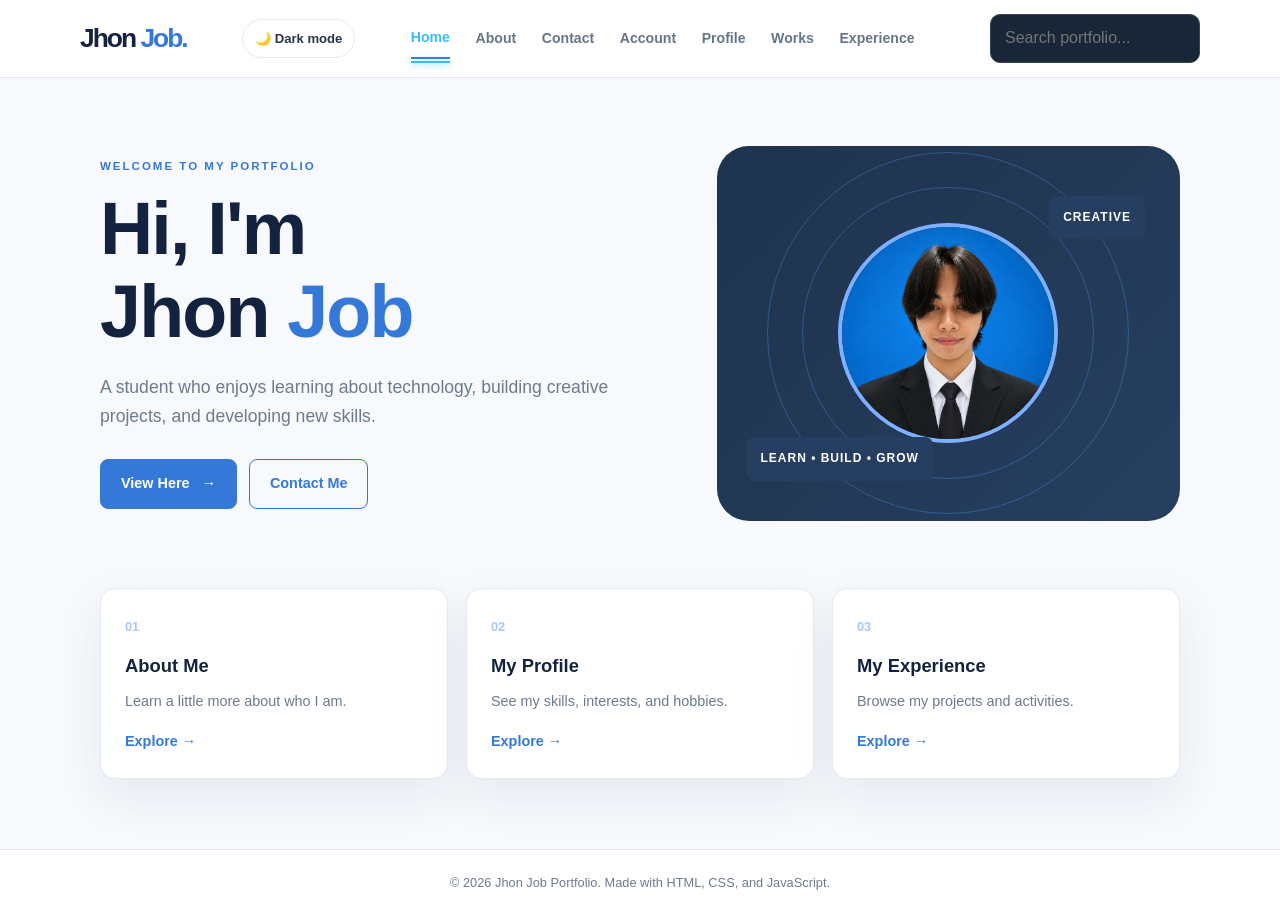
<file: index.html>
<!DOCTYPE html>
<html lang="en">
<head>
  <meta charset="UTF-8">
  <meta name="viewport" content="width=device-width, initial-scale=1.0">
  <link rel="icon" type="image/png" href="images/logo1.png">
  <title>Home | Jhon Job Portfolio</title>
  <link rel="stylesheet" href="styles.css">
  <script src="script.js" defer></script>
</head>
<body>
  <header class="site-header">
    <a class="logo" href="index.html">Jhon <span>Job.</span></a>
    <button class="menu-toggle" aria-label="Toggle navigation" aria-expanded="false">☰</button>
    <nav class="nav-links">
      <a class="active" href="index.html">Home</a>
      <a href="about.html">About</a>
      <a href="contact.html">Contact</a>
      <a href="account.html">Account</a>
      <a href="profile.html">Profile</a>
      <a href="works.html">Works</a>
      <a href="experience.html">Experience</a>
    </nav>
    <div class="global-search">
    <input
        type="search"
        id="siteSearch"
        placeholder="Search portfolio..."
        aria-label="Search portfolio"
    >
    <div id="searchResults" class="search-results"></div>
</div>
  </header>
  <main class="hero page-wrap">
    <div class="hero-copy">
      <p class="eyebrow">WELCOME TO MY PORTFOLIO</p>
      <h1>Hi, I'm <br>Jhon<span> Job</span></h1>
      <p class="lead">A student who enjoys learning about technology, building creative projects, and developing new skills.</p>
      <div class="button-row">
        <a class="button" href="about.html">View Here <span aria-hidden="true">→</span></a>
        <a class="button button-outline" href="contact.html">Contact Me</a>
      </div>
    </div>
   
<div class="hero-image">
    <img src="images/Profile.jpg" alt="My Profile Photo" class="profile-photo">
    <span class="creative-tag">CREATIVE</span>
    <span class="learn-tag">LEARN • BUILD • GROW</span>
</div>

  </main>
  <section class="quick-links page-wrap">
    <article class="mini-card"><span class="card-number">01</span><h2>About Me</h2><p>Learn a little more about who I am.</p><a href="about.html">Explore →</a></article>
    <article class="mini-card"><span class="card-number">02</span><h2>My Profile</h2><p>See my skills, interests, and hobbies.</p><a href="profile.html">Explore →</a></article>
    <article class="mini-card"><span class="card-number">03</span><h2>My Experience</h2><p>Browse my projects and activities.</p><a href="experience.html">Explore →</a></article>
  </section>
  <footer class="site-footer"><p>© <span class="year"></span> Jhon Job Portfolio. Made with HTML, CSS, and JavaScript.</p></footer>
</body>
</html>
</file>
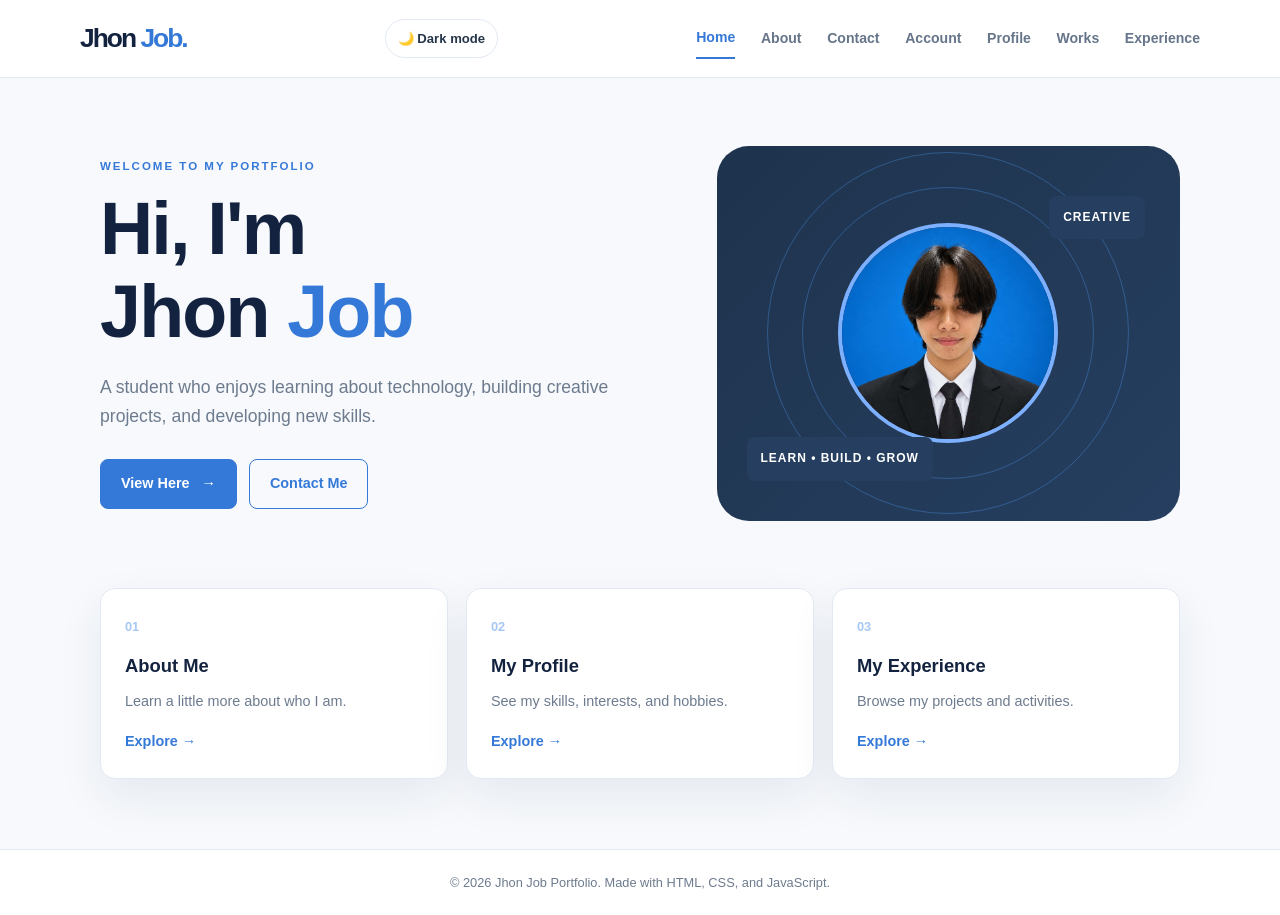
<file: jhon_portfolio_dark_light_mode (1)/jhon_portfolio_7_pages/index.html>
<!DOCTYPE html>
<html lang="en">
<head>
  <meta charset="UTF-8">
  <meta name="viewport" content="width=device-width, initial-scale=1.0">
  <link rel="icon" type="image/png" href="images/logo1.png">
  <title>Home | Jhon Job Portfolio</title>
  <link rel="stylesheet" href="styles.css">
  <script src="script.js" defer></script>
</head>
<body>
  <header class="site-header">
    <a class="logo" href="index.html">Jhon <span>Job.</span></a>
    <button class="menu-toggle" aria-label="Toggle navigation" aria-expanded="false">☰</button>
    <nav class="nav-links">
      <a class="active" href="index.html">Home</a>
      <a href="about.html">About</a>
      <a href="contact.html">Contact</a>
      <a href="account.html">Account</a>
      <a href="profile.html">Profile</a>
      <a href="works.html">Works</a>
      <a href="experience.html">Experience</a>
    </nav>
  </header>
  <main class="hero page-wrap">
    <div class="hero-copy">
      <p class="eyebrow">WELCOME TO MY PORTFOLIO</p>
      <h1>Hi, I'm <br>Jhon<span> Job</span></h1>
      <p class="lead">A student who enjoys learning about technology, building creative projects, and developing new skills.</p>
      <div class="button-row">
        <a class="button" href="about.html">View Here <span aria-hidden="true">→</span></a>
        <a class="button button-outline" href="contact.html">Contact Me</a>
      </div>
    </div>
   
<div class="hero-image">
    <img src="images/Profile.jpg" alt="My Profile Photo" class="profile-photo">
    <span class="creative-tag">CREATIVE</span>
    <span class="learn-tag">LEARN • BUILD • GROW</span>
</div>

  </main>
  <section class="quick-links page-wrap">
    <article class="mini-card"><span class="card-number">01</span><h2>About Me</h2><p>Learn a little more about who I am.</p><a href="about.html">Explore →</a></article>
    <article class="mini-card"><span class="card-number">02</span><h2>My Profile</h2><p>See my skills, interests, and hobbies.</p><a href="profile.html">Explore →</a></article>
    <article class="mini-card"><span class="card-number">03</span><h2>My Experience</h2><p>Browse my projects and activities.</p><a href="experience.html">Explore →</a></article>
  </section>
  <footer class="site-footer"><p>© <span class="year"></span> Jhon Job Portfolio. Made with HTML, CSS, and JavaScript.</p></footer>
</body>
</html>
</file>
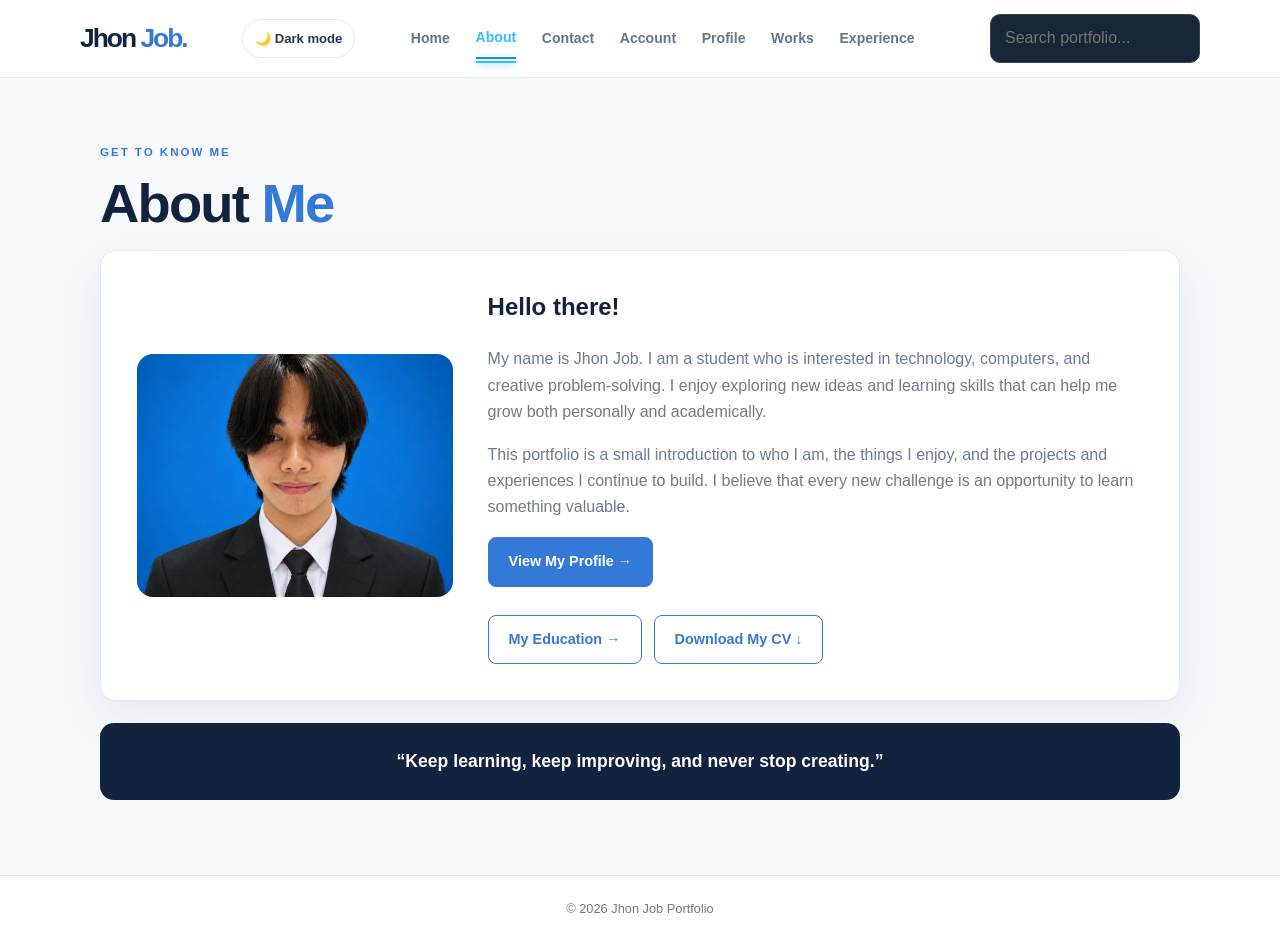
<file: about.html>
<!DOCTYPE html>
<html lang="en">
<head>
  <meta charset="UTF-8"><meta name="viewport" content="width=device-width, initial-scale=1.0">
  <link rel="icon" type="image/png" href="images/logo1.png">
  <title>About | Jhon Job Portfolio</title><link rel="stylesheet" href="styles.css"><script src="script.js" defer></script>
</head>
<body>
  <header class="site-header"><a class="logo" href="index.html">Jhon <span>Job.</span></a><button class="menu-toggle" aria-label="Toggle navigation" aria-expanded="false">☰</button>
    <nav class="nav-links"><a href="index.html">Home</a><a class="active" href="about.html">About</a><a href="contact.html">Contact</a><a href="account.html">Account</a><a href="profile.html">Profile</a><a href="works.html">Works</a><a href="experience.html">Experience</a></nav>
  <div class="global-search">
    <input
        type="search"
        id="siteSearch"
        placeholder="Search portfolio..."
        aria-label="Search portfolio"
    >
    <div id="searchResults" class="search-results"></div>
</div>
  </header>
  <main class="page-wrap page-content">
    <p class="eyebrow">GET TO KNOW ME</p><h1 class="page-title">About <span>Me</span></h1>
    <section class="content-panel about-layout">
     
<div class="about-image">
    <img
        src="images/Profile.jpg"
        alt="Jhon Job's photo"
        class="about-profile-photo"
    />
</div>
      <div><h2>Hello there!</h2><p>My name is Jhon Job. I am a student who is interested in technology, computers, and creative problem-solving. I enjoy exploring new ideas and learning skills that can help me grow both personally and academically.</p>
      <p>This portfolio is a small introduction to who I am, the things I enjoy, and the projects and experiences I continue to build. I believe that every new challenge is an opportunity to learn something valuable.</p>
      <a class="button" href="profile.html">View My Profile →</a>
    <div class="button-row">
    <a class="button button-outline" href="education.html">
        My Education →
    </a>

    <a class="button button-outline"
       href="files/Jhon-Job-Perfinan-CV.pdf"
       download>
        Download My CV ↓
    </a>
</div>
      
    </section>
    <section class="quote-panel"><p>“Keep learning, keep improving, and never stop creating.”</p></section>
  </main>
  <footer class="site-footer"><p>© <span class="year"></span> Jhon Job Portfolio</p></footer>
</body>
</html>
</file>
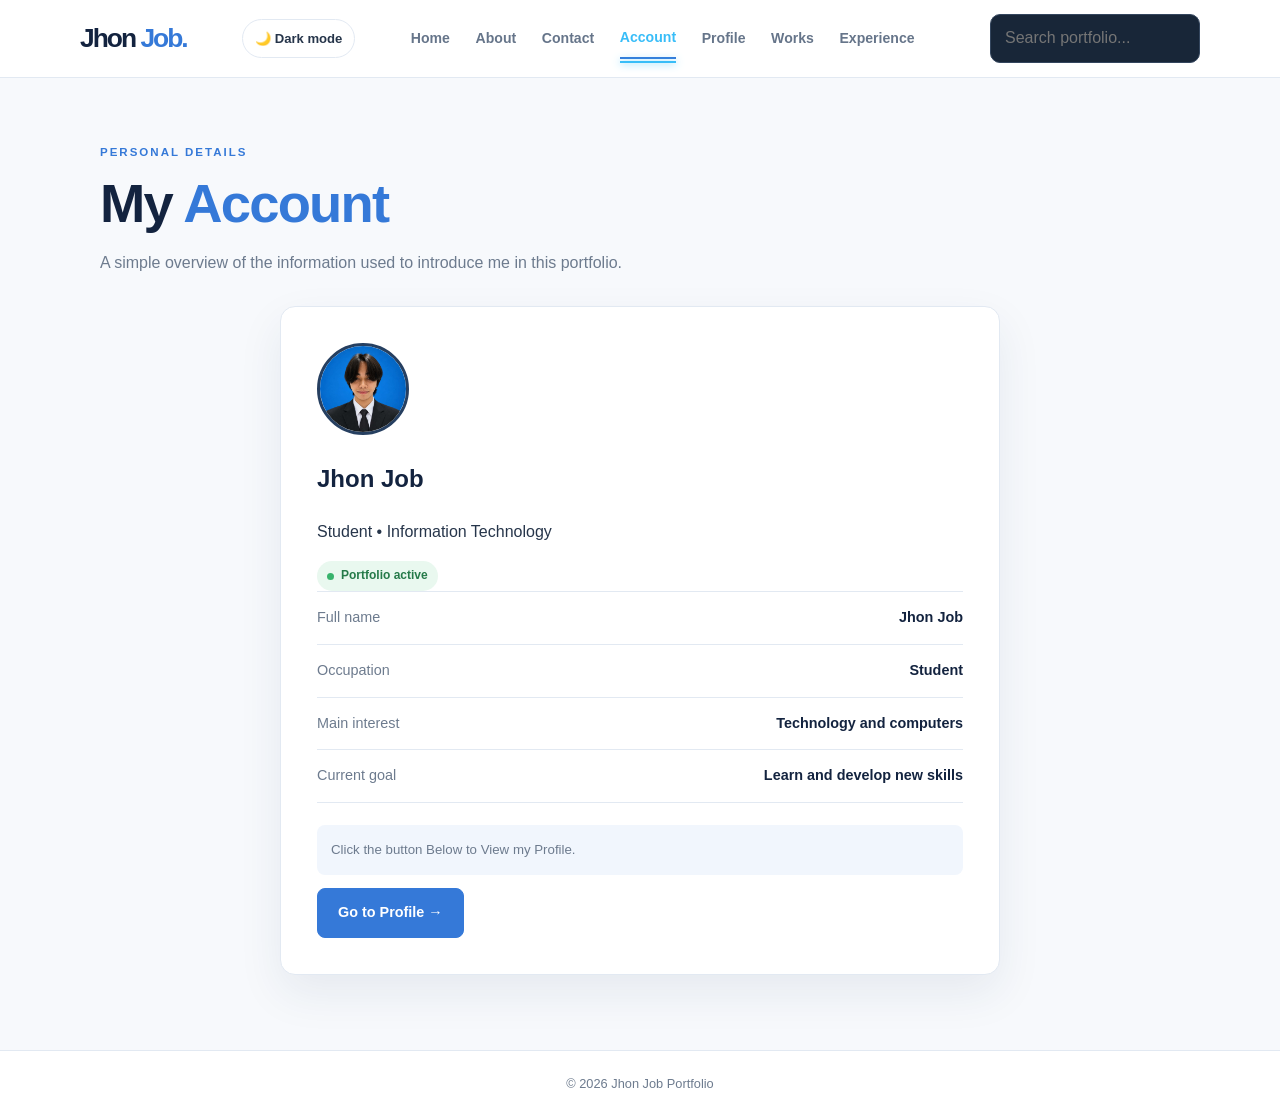
<file: account.html>
<!DOCTYPE html>
<html lang="en">
<head>
  <meta charset="UTF-8"><meta name="viewport" content="width=device-width, initial-scale=1.0">
  <link rel="icon" type="image/png" href="images/logo1.png">
  <title>Account | Jhon Job Portfolio</title><link rel="stylesheet" href="styles.css"><script src="script.js" defer></script>
</head>
<body>
  <header class="site-header"><a class="logo" href="index.html">Jhon <span>Job.</span></a><button class="menu-toggle" aria-label="Toggle navigation" aria-expanded="false">☰</button>
    <nav class="nav-links"><a href="index.html">Home</a><a href="about.html">About</a><a href="contact.html">Contact</a><a class="active" href="account.html">Account</a><a href="profile.html">Profile</a><a href="works.html">Works</a><a href="experience.html">Experience</a></nav>
  <div class="global-search">
    <input
        type="search"
        id="siteSearch"
        placeholder="Search portfolio..."
        aria-label="Search portfolio"
    >
    <div id="searchResults" class="search-results"></div>
</div>
  </header>
  <main class="page-wrap page-content">
    <p class="eyebrow">PERSONAL DETAILS</p><h1 class="page-title">My <span>Account</span></h1>
    <p class="page-intro">A simple overview of the information used to introduce me in this portfolio.</p>
    <section class="content-panel account-card">
      
<img
    src="images/Profile.jpg"
    alt="Jhon Job's profile photo"
    class="account-avatar"
/>
<h2>Jhon Job</h2><p>Student • Information Technology</p><span class="status-pill"><span></span> Portfolio active</span></div>
      <div class="detail-list">
        <div class="detail-row"><span>Full name</span><strong>Jhon Job</strong></div>
        <div class="detail-row"><span>Occupation</span><strong>Student</strong></div>
        <div class="detail-row"><span>Main interest</span><strong>Technology and computers</strong></div>
        <div class="detail-row"><span>Current goal</span><strong>Learn and develop new skills</strong></div>
      </div>
      <p class="privacy-note">Click the button Below to View my Profile.</p>
      <a class="button" href="profile.html">Go to Profile →</a>
    </section>
  </main>
  <footer class="site-footer"><p>© <span class="year"></span> Jhon Job Portfolio</p></footer>
</body>
</html>
</file>
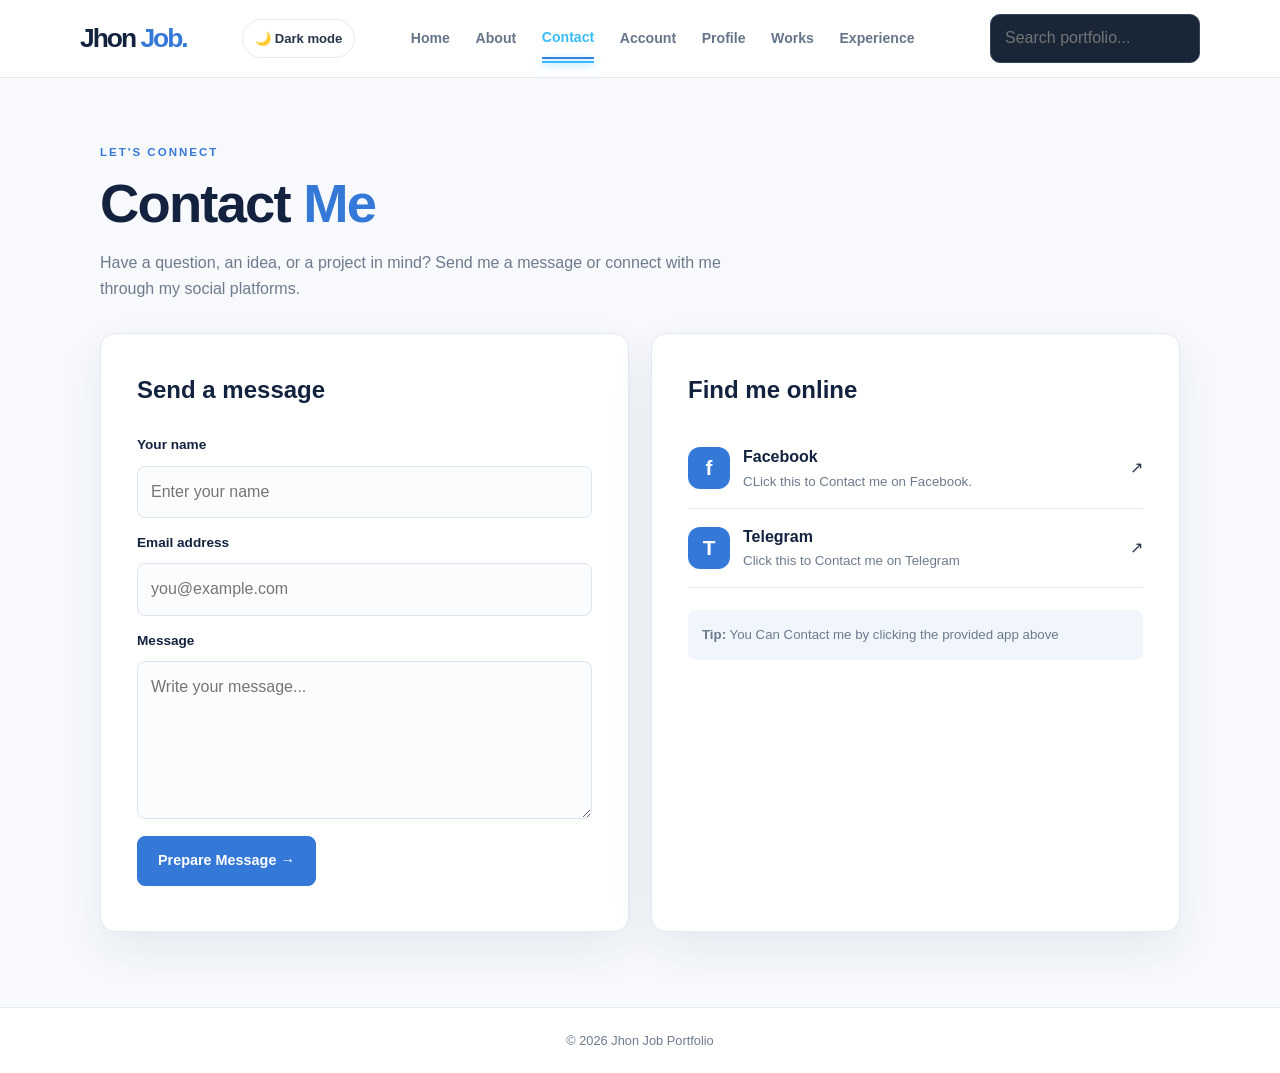
<file: contact.html>
<!DOCTYPE html>
<html lang="en">
<head>
  <meta charset="UTF-8"><meta name="viewport" content="width=device-width, initial-scale=1.0">
  <link rel="icon" type="image/png" href="images/logo1.png">
  <title>Contact | Jhon Job Portfolio</title><link rel="stylesheet" href="styles.css"><script src="script.js" defer></script>
</head>
<body>
  <header class="site-header"><a class="logo" href="index.html">Jhon <span>Job.</span></a><button class="menu-toggle" aria-label="Toggle navigation" aria-expanded="false">☰</button>
    <nav class="nav-links"><a href="index.html">Home</a><a href="about.html">About</a><a class="active" href="contact.html">Contact</a><a href="account.html">Account</a><a href="profile.html">Profile</a><a href="works.html">Works</a><a href="experience.html">Experience</a></nav>
  <div class="global-search">
    <input
        type="search"
        id="siteSearch"
        placeholder="Search portfolio..."
        aria-label="Search portfolio"
    >
    <div id="searchResults" class="search-results"></div>
</div>
  </header>
  <main class="page-wrap page-content">
    <p class="eyebrow">LET'S CONNECT</p><h1 class="page-title">Contact <span>Me</span></h1>
    <p class="page-intro">Have a question, an idea, or a project in mind? Send me a message or connect with me through my social platforms.</p>
    <div class="contact-grid">
      <section class="content-panel">
        <h2>Send a message</h2>
        <form id="contact-form">
          <label for="name">Your name</label><input id="name" name="name" type="text" placeholder="Enter your name" required>
          <label for="email">Email address</label><input id="email" name="email" type="email" placeholder="you@example.com" required>
          <label for="message">Message</label><textarea id="message" name="message" rows="5" placeholder="Write your message..." required></textarea>
          <button class="button" type="submit">Prepare Message →</button>
          <p class="form-note" id="form-note" aria-live="polite"></p>
        </form>
      </section>
      <section class="content-panel social-panel">
        <h2>Find me online</h2>
        <a class="social-link" href="https://www.facebook.com/jhonjob.perfinan" target="_blank" rel="noopener noreferrer"><span class="social-icon">f</span><span><strong>Facebook</strong><small>CLick this to Contact me on Facebook.</small></span><span>↗</span></a>
        <a class="social-link" href="https://t.me/not_kirit" target="_blank" rel="noopener noreferrer"><span class="social-icon">T</span><span><strong>Telegram</strong><small>Click this to Contact me on Telegram</small></span><span>↗</span></a>
        <div class="contact-tip"><strong>Tip:</strong> You Can Contact me by clicking the provided app above</div>
      </section>
    </div>
  </main>
  <footer class="site-footer"><p>© <span class="year"></span> Jhon Job Portfolio</p></footer>
</body>
</html>
</file>
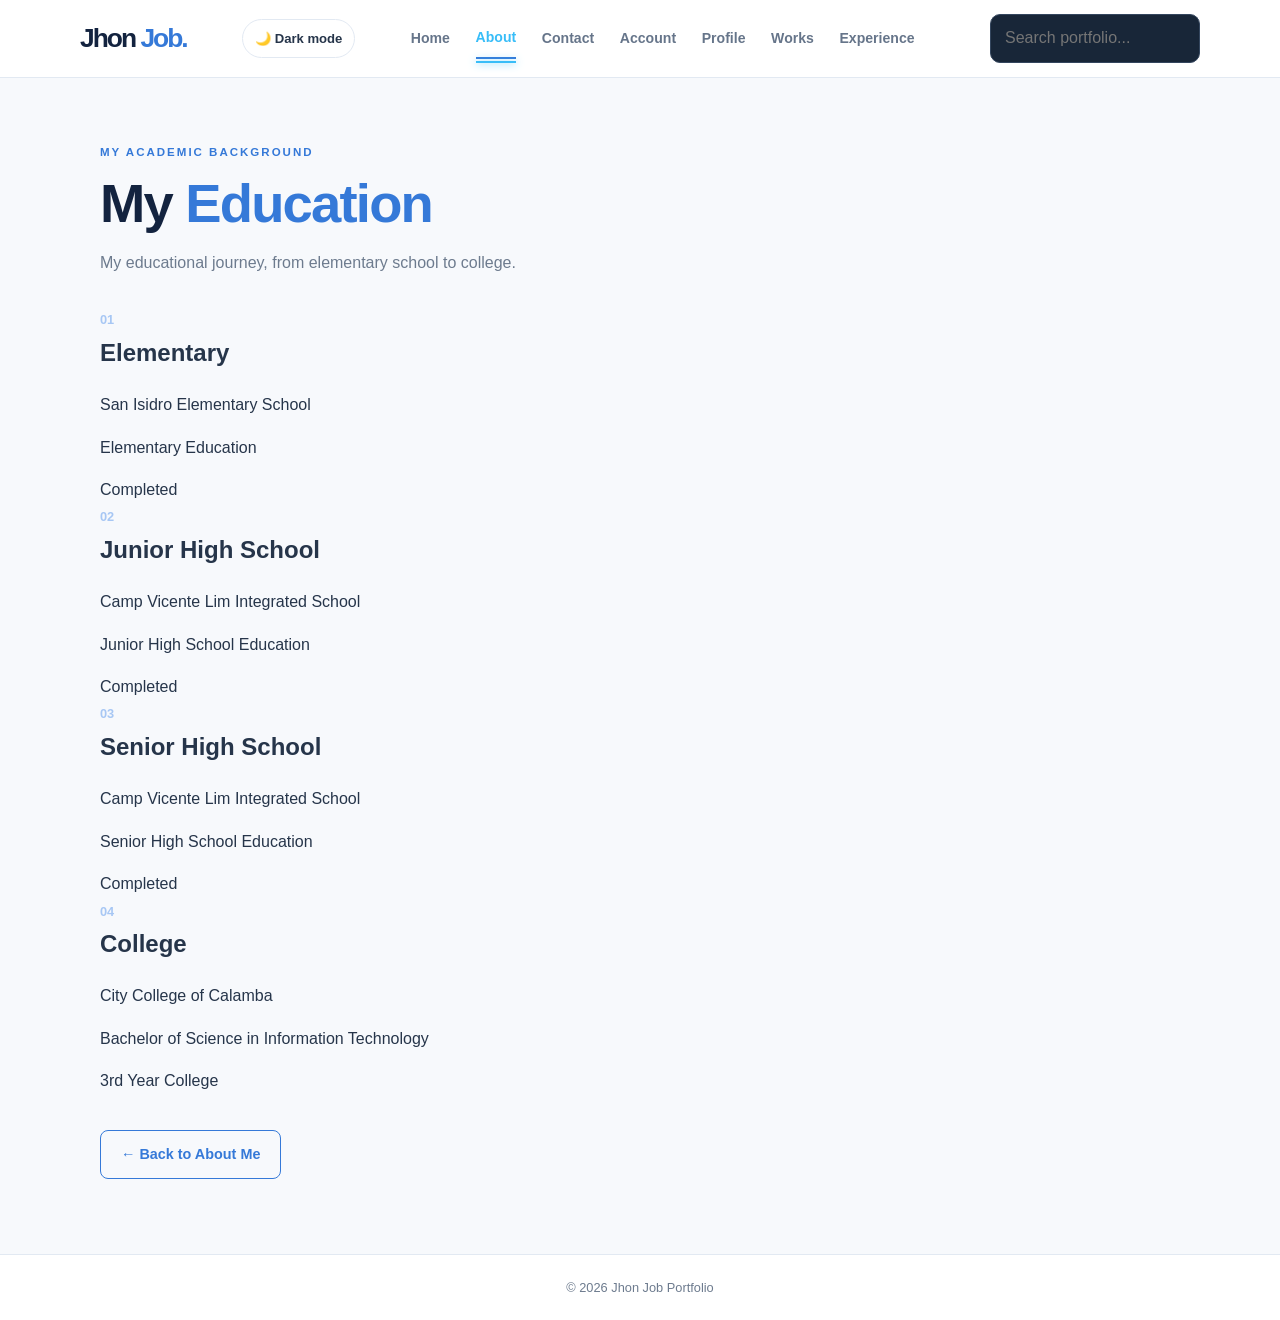
<file: education.html>
<!DOCTYPE html>
<html lang="en">
<head>
    <meta charset="UTF-8">
    <meta name="viewport" content="width=device-width, initial-scale=1.0">
    <link rel="icon" type="image/png" href="images/logo1.png">
    <title>Education | Jhon Job Portfolio</title>
    <link rel="stylesheet" href="styles.css">
    <script src="script.js" defer></script>
</head>

<body>

<header class="site-header">
    <a class="logo" href="index.html">Jhon <span>Job.</span></a>

    <button class="menu-toggle"
        aria-label="Toggle navigation"
        aria-expanded="false">☰</button>

    <nav class="nav-links">
        <a href="index.html">Home</a>
        <a class="active" href="about.html">About</a>
        <a href="contact.html">Contact</a>
        <a href="account.html">Account</a>
        <a href="profile.html">Profile</a>
        <a href="works.html">Works</a>
        <a href="experience.html">Experience</a>
    </nav>
    <div class="global-search">
    <input
        type="search"
        id="siteSearch"
        placeholder="Search portfolio..."
        aria-label="Search portfolio"
    >
    <div id="searchResults" class="search-results"></div>
</div>
</header>

<main class="page-wrap page-content">

    <p class="eyebrow">MY ACADEMIC BACKGROUND</p>
    <h1 class="page-title">My <span>Education</span></h1>

    <p class="page-intro">
        My educational journey, from elementary school to college.
    </p>

    <section class="education-timeline">

        <article class="education-card">
            <span class="card-number">01</span>
            <h2>Elementary</h2>
            <p class="school-name">San Isidro Elementary School</p>
            <p>Elementary Education</p>
            <span class="education-status">Completed</span>
        </article>

        <article class="education-card">
            <span class="card-number">02</span>
            <h2>Junior High School</h2>
            <p class="school-name">Camp Vicente Lim Integrated School</p>
            <p>Junior High School Education</p>
            <span class="education-status">Completed</span>
        </article>

        <article class="education-card">
            <span class="card-number">03</span>
            <h2>Senior High School</h2>
            <p class="school-name">Camp Vicente Lim Integrated School</p>
            <p>Senior High School Education</p>
            <span class="education-status">Completed</span>
        </article>

        <article class="education-card">
            <span class="card-number">04</span>
            <h2>College</h2>
            <p class="school-name">City College of Calamba</p>
            <p>Bachelor of Science in Information Technology</p>
            <span class="education-status">3rd Year College</span>
        </article>

    </section>

    <div class="button-row" style="margin-top: 35px;">
        <a href="about.html" class="button button-outline">
            ← Back to About Me
        </a>
    </div>

</main>

<footer class="site-footer">
    <p>© <span class="year"></span> Jhon Job Portfolio</p>
</footer>

</body>
</html>
</file>
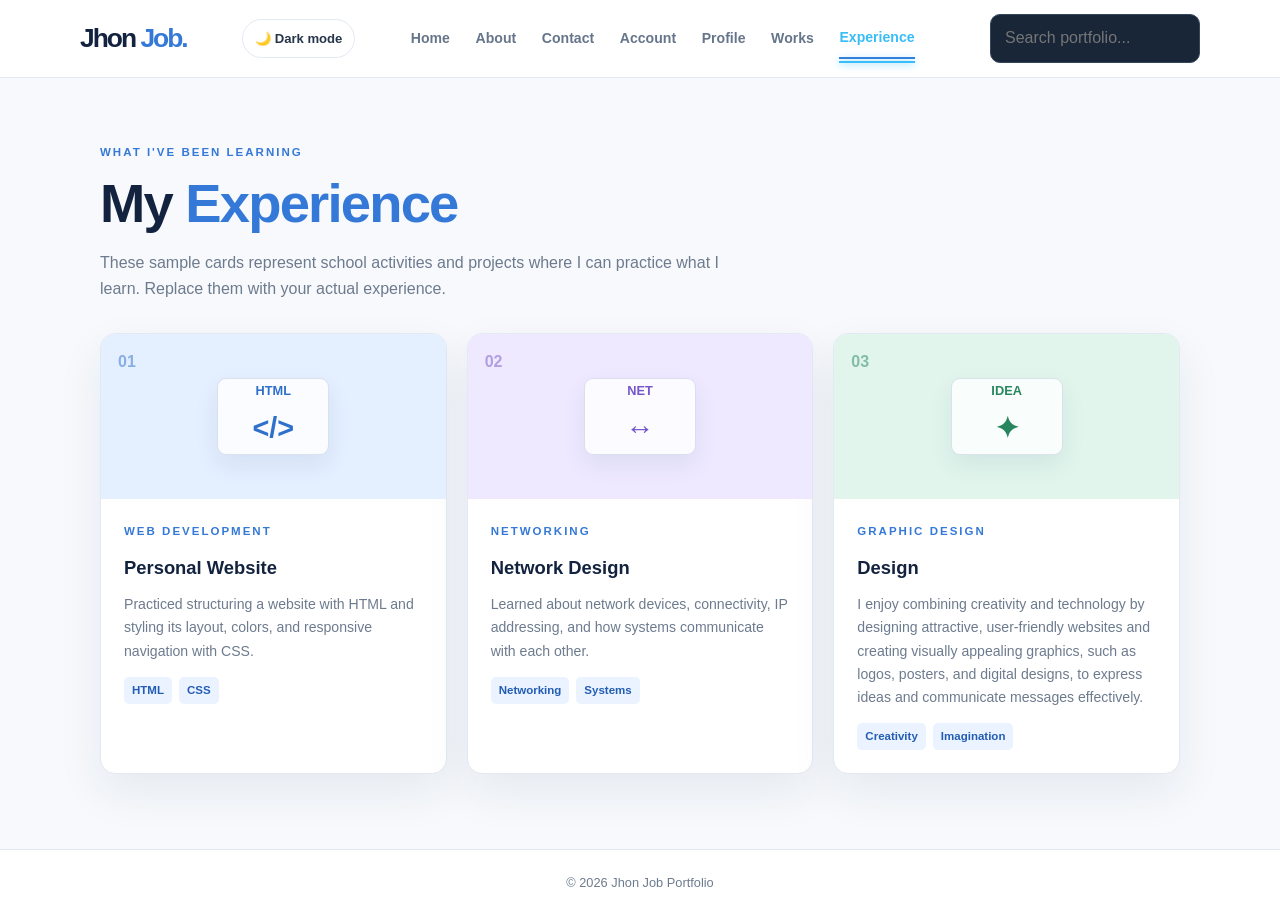
<file: experience.html>
<!DOCTYPE html>
<html lang="en">
<head>
  <meta charset="UTF-8"><meta name="viewport" content="width=device-width, initial-scale=1.0">
  <link rel="icon" type="image/png" href="images/logo1.png">
  <title>Experience | Jhon Job Portfolio</title><link rel="stylesheet" href="styles.css"><script src="script.js" defer></script>
</head>
<body>
  <header class="site-header"><a class="logo" href="index.html">Jhon <span>Job.</span></a><button class="menu-toggle" aria-label="Toggle navigation" aria-expanded="false">☰</button>
    <nav class="nav-links"><a href="index.html">Home</a><a href="about.html">About</a><a href="contact.html">Contact</a><a href="account.html">Account</a><a href="profile.html">Profile</a><a href="works.html">Works</a><a class="active" href="experience.html">Experience</a></nav>
  <div class="global-search">
    <input
        type="search"
        id="siteSearch"
        placeholder="Search portfolio..."
        aria-label="Search portfolio"
    >
    <div id="searchResults" class="search-results"></div>
</div>
  </header>
  <main class="page-wrap page-content">
    <p class="eyebrow">WHAT I'VE BEEN LEARNING</p><h1 class="page-title">My <span>Experience</span></h1>
    <p class="page-intro">These sample cards represent school activities and projects where I can practice what I learn. Replace them with your actual experience.</p>
    <section class="experience-grid">
      <article class="experience-card"><div class="experience-art art-blue"><span>01</span><div class="window-shape">HTML<br><b>&lt;/&gt;</b></div></div><div class="experience-body"><p class="eyebrow">WEB DEVELOPMENT</p><h2>Personal Website</h2><p>Practiced structuring a website with HTML and styling its layout, colors, and responsive navigation with CSS.</p><div class="tag-row"><span>HTML</span><span>CSS</span></div></div></article>
      <article class="experience-card"><div class="experience-art art-purple"><span>02</span><div class="window-shape">NET<br><b>↔</b></div></div><div class="experience-body"><p class="eyebrow">NETWORKING</p><h2>Network Design</h2><p>Learned about network devices, connectivity, IP addressing, and how systems communicate with each other.</p><div class="tag-row"><span>Networking</span><span>Systems</span></div></div></article>
      <article class="experience-card"><div class="experience-art art-green"><span>03</span><div class="window-shape">IDEA<br><b>✦</b></div></div><div class="experience-body"><p class="eyebrow">GRAPHIC DESIGN</p><h2>Design</h2><p>I enjoy combining creativity and technology by designing attractive, user-friendly websites and creating visually appealing graphics, such as logos, posters, and digital designs, to express ideas and communicate messages effectively.</p><div class="tag-row"><span>Creativity</span><span>Imagination</span></div></div></article>
    </section>
  </main>
  <footer class="site-footer"><p>© <span class="year"></span> Jhon Job Portfolio</p></footer>
</body>
</html>
</file>
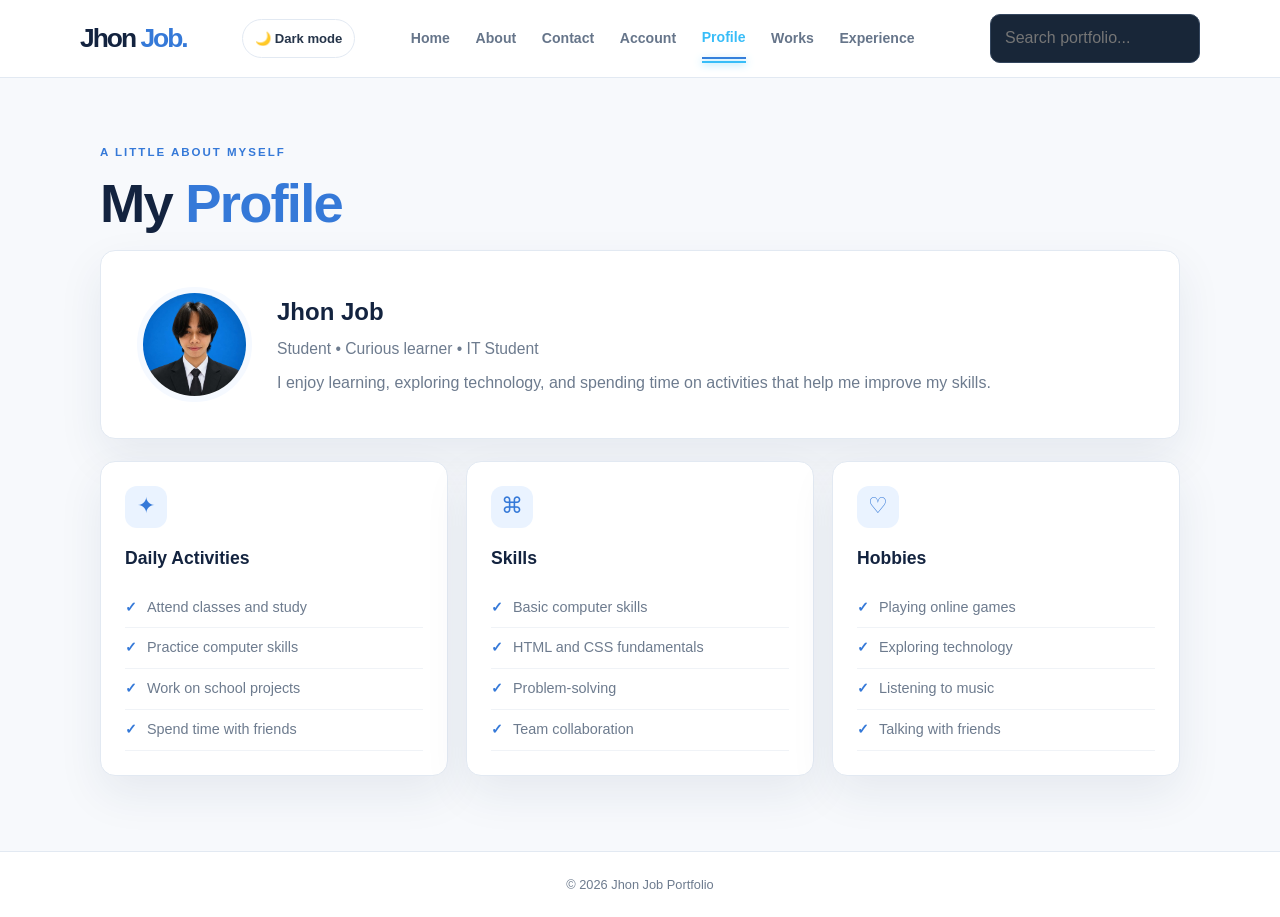
<file: profile.html>
<!DOCTYPE html>
<html lang="en">
<head>
  <meta charset="UTF-8"><meta name="viewport" content="width=device-width, initial-scale=1.0">
   <link rel="icon" type="image/png" href="images/logo1.png">
  <title>Profile | Jhon Job Portfolio</title><link rel="stylesheet" href="styles.css"><script src="script.js" defer></script>
</head>
<body>
  <header class="site-header"><a class="logo" href="index.html">Jhon <span>Job.</span></a><button class="menu-toggle" aria-label="Toggle navigation" aria-expanded="false">☰</button>
    <nav class="nav-links"><a href="index.html">Home</a><a href="about.html">About</a><a href="contact.html">Contact</a><a href="account.html">Account</a><a class="active" href="profile.html">Profile</a><a href="works.html">Works</a><a href="experience.html">Experience</a></nav>
  <div class="global-search">
    <input
        type="search"
        id="siteSearch"
        placeholder="Search portfolio..."
        aria-label="Search portfolio"
    >
    <div id="searchResults" class="search-results"></div>
</div>
  </header>
  <main class="page-wrap page-content">
    <p class="eyebrow">A LITTLE ABOUT MYSELF</p><h1 class="page-title">My <span>Profile</span></h1>
    <section class="content-panel profile-header">
      
<img src="images/Profile.jpg"
     alt="Jhon Job's profile photo"
     class="profile-avatar">

      <div><h2>Jhon Job</h2><p class="lead">Student • Curious learner • IT Student</p><p>I enjoy learning, exploring technology, and spending time on activities that help me improve my skills.</p></div>
    </section>
    <div class="three-column">
      <section class="content-panel"><div class="section-icon">✦</div><h2>Daily Activities</h2><ul class="nice-list"><li>Attend classes and study</li><li>Practice computer skills</li><li>Work on school projects</li><li>Spend time with friends</li></ul></section>
      <section class="content-panel"><div class="section-icon">⌘</div><h2>Skills</h2><ul class="nice-list"><li>Basic computer skills</li><li>HTML and CSS fundamentals</li><li>Problem-solving</li><li>Team collaboration</li></ul></section>
      <section class="content-panel"><div class="section-icon">♡</div><h2>Hobbies</h2><ul class="nice-list"><li>Playing online games</li><li>Exploring technology</li><li>Listening to music</li><li>Talking with friends</li></ul></section>
    </div>
  </main>
  <footer class="site-footer"><p>© <span class="year"></span> Jhon Job Portfolio</p></footer>
</body>
</html>
</file>
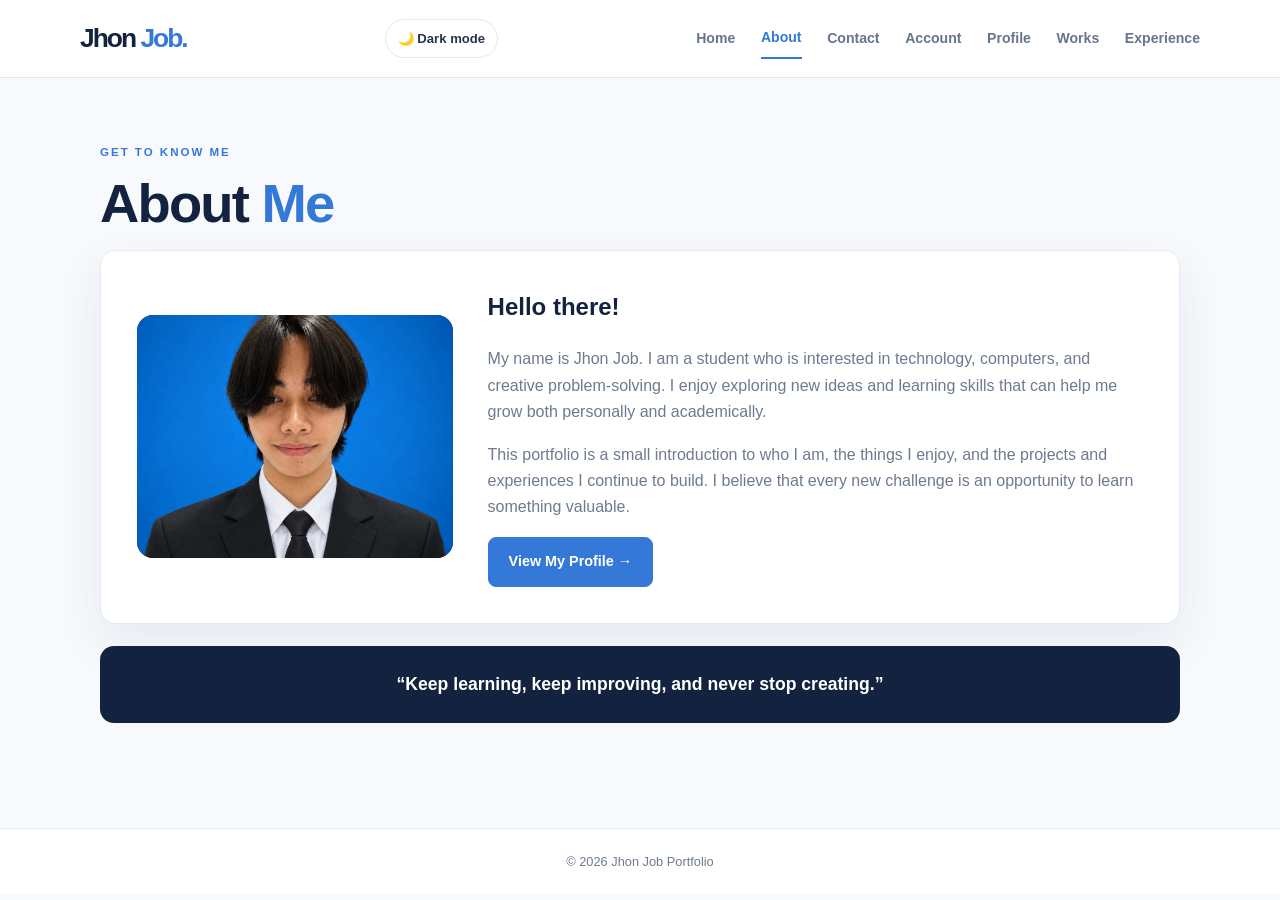
<file: jhon_portfolio_dark_light_mode (1)/jhon_portfolio_7_pages/about.html>
<!DOCTYPE html>
<html lang="en">
<head>
  <meta charset="UTF-8"><meta name="viewport" content="width=device-width, initial-scale=1.0">
  <link rel="icon" type="image/png" href="images/logo1.png">
  <title>About | Jhon Job Portfolio</title><link rel="stylesheet" href="styles.css"><script src="script.js" defer></script>
</head>
<body>
  <header class="site-header"><a class="logo" href="index.html">Jhon <span>Job.</span></a><button class="menu-toggle" aria-label="Toggle navigation" aria-expanded="false">☰</button>
    <nav class="nav-links"><a href="index.html">Home</a><a class="active" href="about.html">About</a><a href="contact.html">Contact</a><a href="account.html">Account</a><a href="profile.html">Profile</a><a href="works.html">Works</a><a href="experience.html">Experience</a></nav>
  </header>
  <main class="page-wrap page-content">
    <p class="eyebrow">GET TO KNOW ME</p><h1 class="page-title">About <span>Me</span></h1>
    <section class="content-panel about-layout">
     
<div class="about-image">
    <img
        src="images/Profile.jpg"
        alt="Jhon Job's photo"
        class="about-profile-photo"
    />
</div>
      <div><h2>Hello there!</h2><p>My name is Jhon Job. I am a student who is interested in technology, computers, and creative problem-solving. I enjoy exploring new ideas and learning skills that can help me grow both personally and academically.</p>
      <p>This portfolio is a small introduction to who I am, the things I enjoy, and the projects and experiences I continue to build. I believe that every new challenge is an opportunity to learn something valuable.</p>
      <a class="button" href="profile.html">View My Profile →</a></div>
    </section>
    <section class="quote-panel"><p>“Keep learning, keep improving, and never stop creating.”</p></section>
  </main>
  <footer class="site-footer"><p>© <span class="year"></span> Jhon Job Portfolio</p></footer>
</body>
</html>
</file>
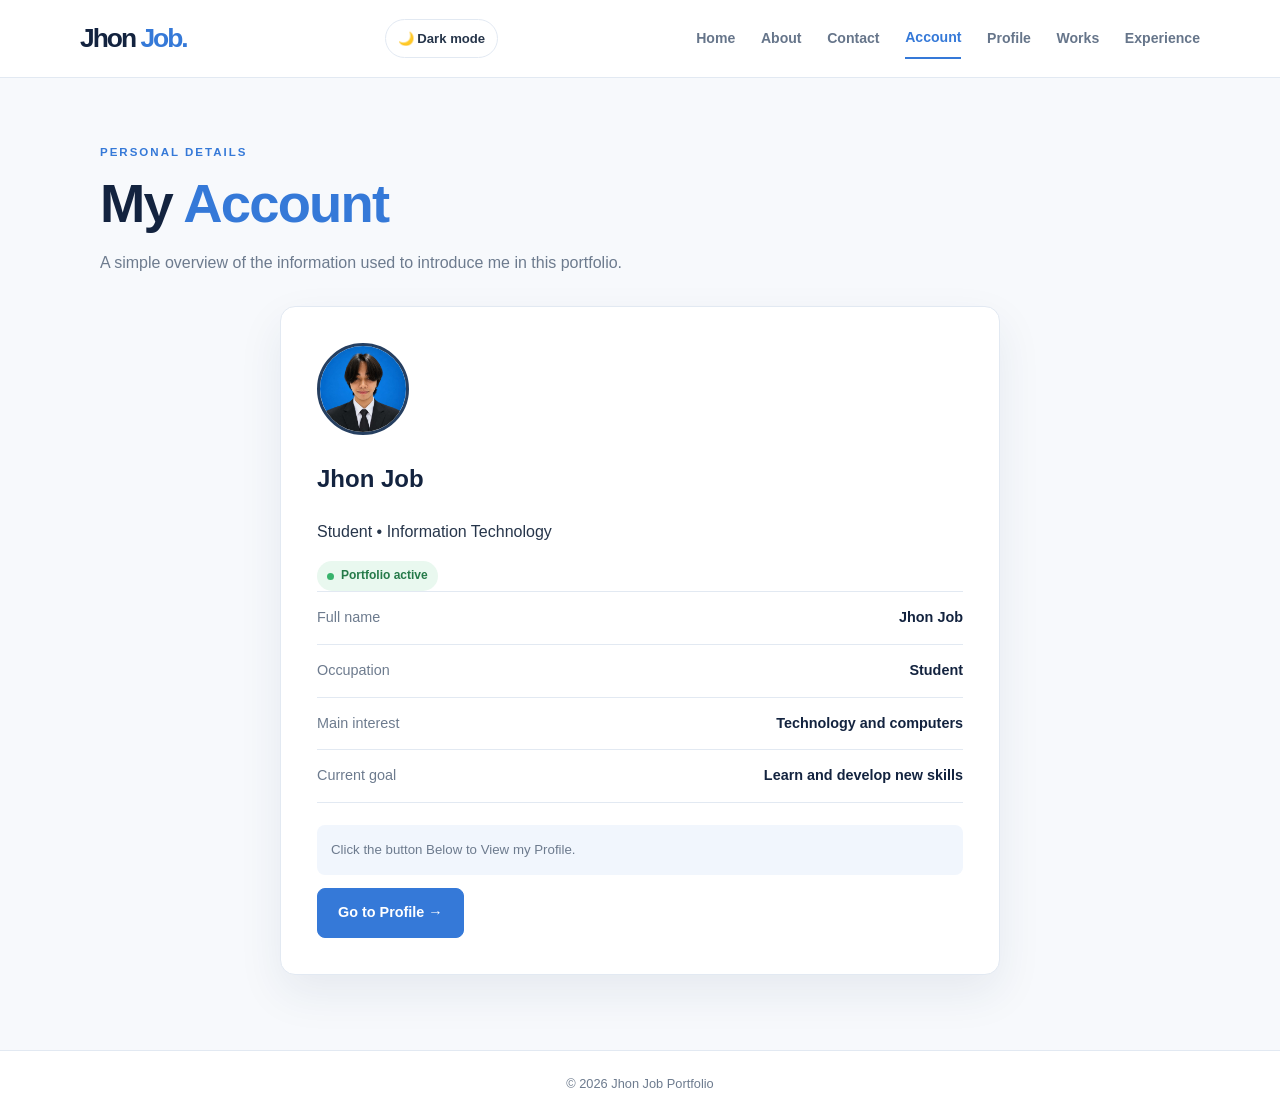
<file: jhon_portfolio_dark_light_mode (1)/jhon_portfolio_7_pages/account.html>
<!DOCTYPE html>
<html lang="en">
<head>
  <meta charset="UTF-8"><meta name="viewport" content="width=device-width, initial-scale=1.0">
  <link rel="icon" type="image/png" href="images/logo1.png">
  <title>Account | Jhon Job Portfolio</title><link rel="stylesheet" href="styles.css"><script src="script.js" defer></script>
</head>
<body>
  <header class="site-header"><a class="logo" href="index.html">Jhon <span>Job.</span></a><button class="menu-toggle" aria-label="Toggle navigation" aria-expanded="false">☰</button>
    <nav class="nav-links"><a href="index.html">Home</a><a href="about.html">About</a><a href="contact.html">Contact</a><a class="active" href="account.html">Account</a><a href="profile.html">Profile</a><a href="works.html">Works</a><a href="experience.html">Experience</a></nav>
  </header>
  <main class="page-wrap page-content">
    <p class="eyebrow">PERSONAL DETAILS</p><h1 class="page-title">My <span>Account</span></h1>
    <p class="page-intro">A simple overview of the information used to introduce me in this portfolio.</p>
    <section class="content-panel account-card">
      
<img
    src="images/Profile.jpg"
    alt="Jhon Job's profile photo"
    class="account-avatar"
/>
<h2>Jhon Job</h2><p>Student • Information Technology</p><span class="status-pill"><span></span> Portfolio active</span></div>
      <div class="detail-list">
        <div class="detail-row"><span>Full name</span><strong>Jhon Job</strong></div>
        <div class="detail-row"><span>Occupation</span><strong>Student</strong></div>
        <div class="detail-row"><span>Main interest</span><strong>Technology and computers</strong></div>
        <div class="detail-row"><span>Current goal</span><strong>Learn and develop new skills</strong></div>
      </div>
      <p class="privacy-note">Click the button Below to View my Profile.</p>
      <a class="button" href="profile.html">Go to Profile →</a>
    </section>
  </main>
  <footer class="site-footer"><p>© <span class="year"></span> Jhon Job Portfolio</p></footer>
</body>
</html>
</file>
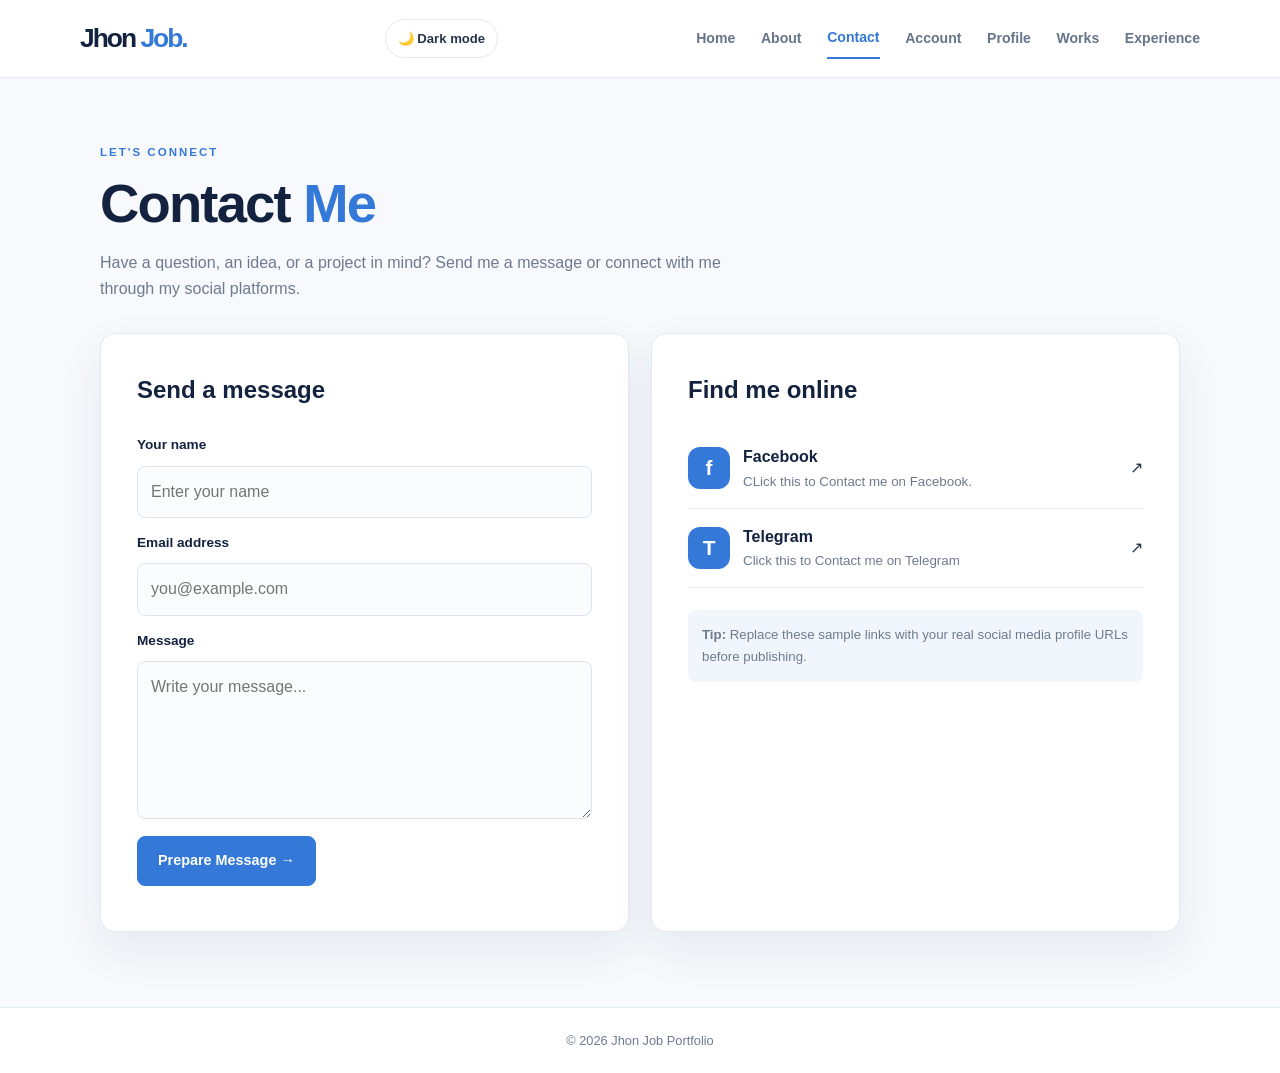
<file: jhon_portfolio_dark_light_mode (1)/jhon_portfolio_7_pages/contact.html>
<!DOCTYPE html>
<html lang="en">
<head>
  <meta charset="UTF-8"><meta name="viewport" content="width=device-width, initial-scale=1.0">
  <link rel="icon" type="image/png" href="images/logo1.png">
  <title>Contact | Jhon Job Portfolio</title><link rel="stylesheet" href="styles.css"><script src="script.js" defer></script>
</head>
<body>
  <header class="site-header"><a class="logo" href="index.html">Jhon <span>Job.</span></a><button class="menu-toggle" aria-label="Toggle navigation" aria-expanded="false">☰</button>
    <nav class="nav-links"><a href="index.html">Home</a><a href="about.html">About</a><a class="active" href="contact.html">Contact</a><a href="account.html">Account</a><a href="profile.html">Profile</a><a href="works.html">Works</a><a href="experience.html">Experience</a></nav>
  </header>
  <main class="page-wrap page-content">
    <p class="eyebrow">LET'S CONNECT</p><h1 class="page-title">Contact <span>Me</span></h1>
    <p class="page-intro">Have a question, an idea, or a project in mind? Send me a message or connect with me through my social platforms.</p>
    <div class="contact-grid">
      <section class="content-panel">
        <h2>Send a message</h2>
        <form id="contact-form">
          <label for="name">Your name</label><input id="name" name="name" type="text" placeholder="Enter your name" required>
          <label for="email">Email address</label><input id="email" name="email" type="email" placeholder="you@example.com" required>
          <label for="message">Message</label><textarea id="message" name="message" rows="5" placeholder="Write your message..." required></textarea>
          <button class="button" type="submit">Prepare Message →</button>
          <p class="form-note" id="form-note" aria-live="polite"></p>
        </form>
      </section>
      <section class="content-panel social-panel">
        <h2>Find me online</h2>
        <a class="social-link" href="https://www.facebook.com/jhonjob.perfinan" target="_blank" rel="noopener noreferrer"><span class="social-icon">f</span><span><strong>Facebook</strong><small>CLick this to Contact me on Facebook.</small></span><span>↗</span></a>
        <a class="social-link" href="https://www.instagram.com/" target="_blank" rel="noopener noreferrer"><span class="social-icon">T</span><span><strong>Telegram</strong><small>Click this to Contact me on Telegram</small></span><span>↗</span></a>
        <div class="contact-tip"><strong>Tip:</strong> Replace these sample links with your real social media profile URLs before publishing.</div>
      </section>
    </div>
  </main>
  <footer class="site-footer"><p>© <span class="year"></span> Jhon Job Portfolio</p></footer>
</body>
</html>
</file>
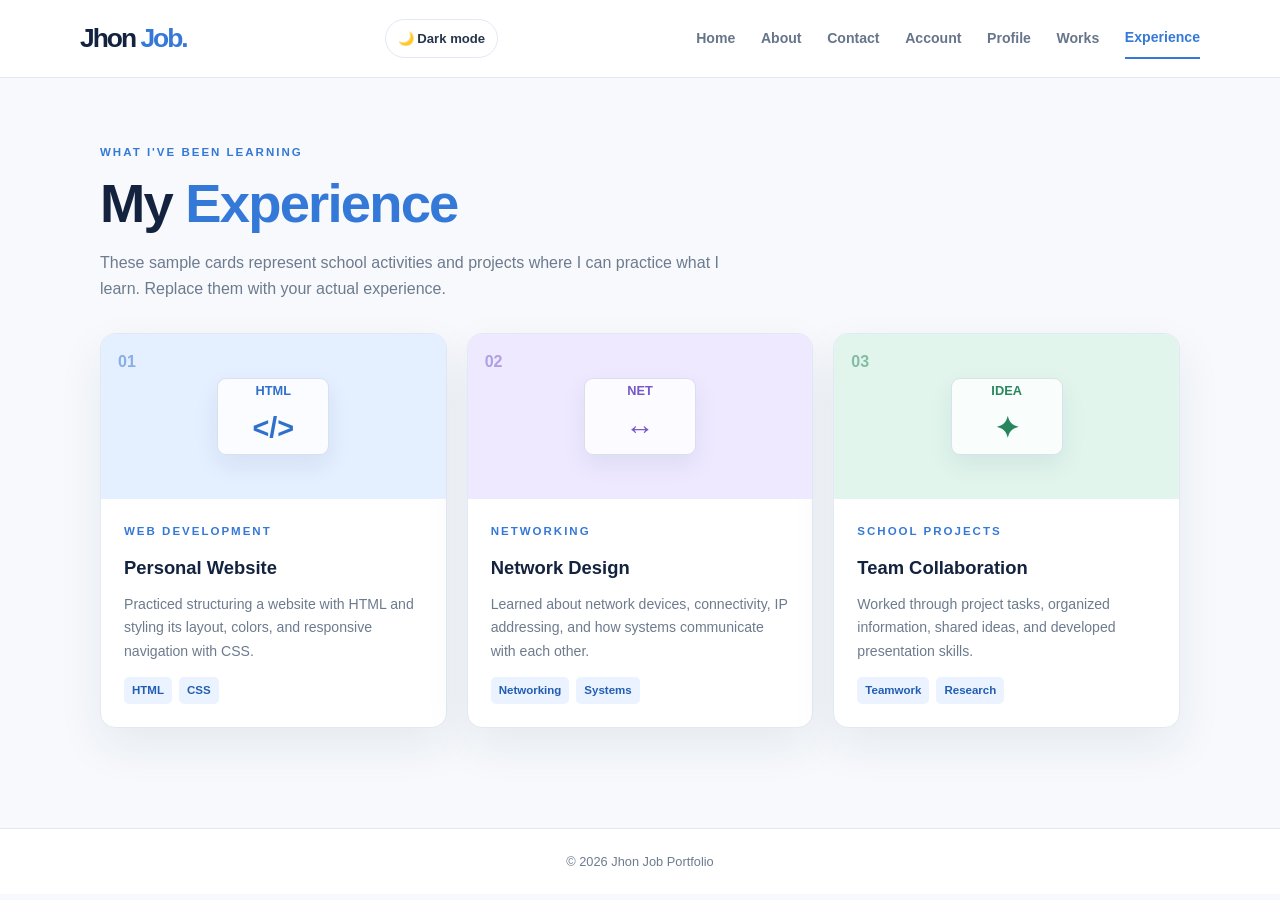
<file: jhon_portfolio_dark_light_mode (1)/jhon_portfolio_7_pages/experience.html>
<!DOCTYPE html>
<html lang="en">
<head>
  <meta charset="UTF-8"><meta name="viewport" content="width=device-width, initial-scale=1.0">
  <link rel="icon" type="image/png" href="images/logo1.png">
  <title>Experience | Jhon Job Portfolio</title><link rel="stylesheet" href="styles.css"><script src="script.js" defer></script>
</head>
<body>
  <header class="site-header"><a class="logo" href="index.html">Jhon <span>Job.</span></a><button class="menu-toggle" aria-label="Toggle navigation" aria-expanded="false">☰</button>
    <nav class="nav-links"><a href="index.html">Home</a><a href="about.html">About</a><a href="contact.html">Contact</a><a href="account.html">Account</a><a href="profile.html">Profile</a><a href="works.html">Works</a><a class="active" href="experience.html">Experience</a></nav>
  </header>
  <main class="page-wrap page-content">
    <p class="eyebrow">WHAT I'VE BEEN LEARNING</p><h1 class="page-title">My <span>Experience</span></h1>
    <p class="page-intro">These sample cards represent school activities and projects where I can practice what I learn. Replace them with your actual experience.</p>
    <section class="experience-grid">
      <article class="experience-card"><div class="experience-art art-blue"><span>01</span><div class="window-shape">HTML<br><b>&lt;/&gt;</b></div></div><div class="experience-body"><p class="eyebrow">WEB DEVELOPMENT</p><h2>Personal Website</h2><p>Practiced structuring a website with HTML and styling its layout, colors, and responsive navigation with CSS.</p><div class="tag-row"><span>HTML</span><span>CSS</span></div></div></article>
      <article class="experience-card"><div class="experience-art art-purple"><span>02</span><div class="window-shape">NET<br><b>↔</b></div></div><div class="experience-body"><p class="eyebrow">NETWORKING</p><h2>Network Design</h2><p>Learned about network devices, connectivity, IP addressing, and how systems communicate with each other.</p><div class="tag-row"><span>Networking</span><span>Systems</span></div></div></article>
      <article class="experience-card"><div class="experience-art art-green"><span>03</span><div class="window-shape">IDEA<br><b>✦</b></div></div><div class="experience-body"><p class="eyebrow">SCHOOL PROJECTS</p><h2>Team Collaboration</h2><p>Worked through project tasks, organized information, shared ideas, and developed presentation skills.</p><div class="tag-row"><span>Teamwork</span><span>Research</span></div></div></article>
    </section>
  </main>
  <footer class="site-footer"><p>© <span class="year"></span> Jhon Job Portfolio</p></footer>
</body>
</html>
</file>
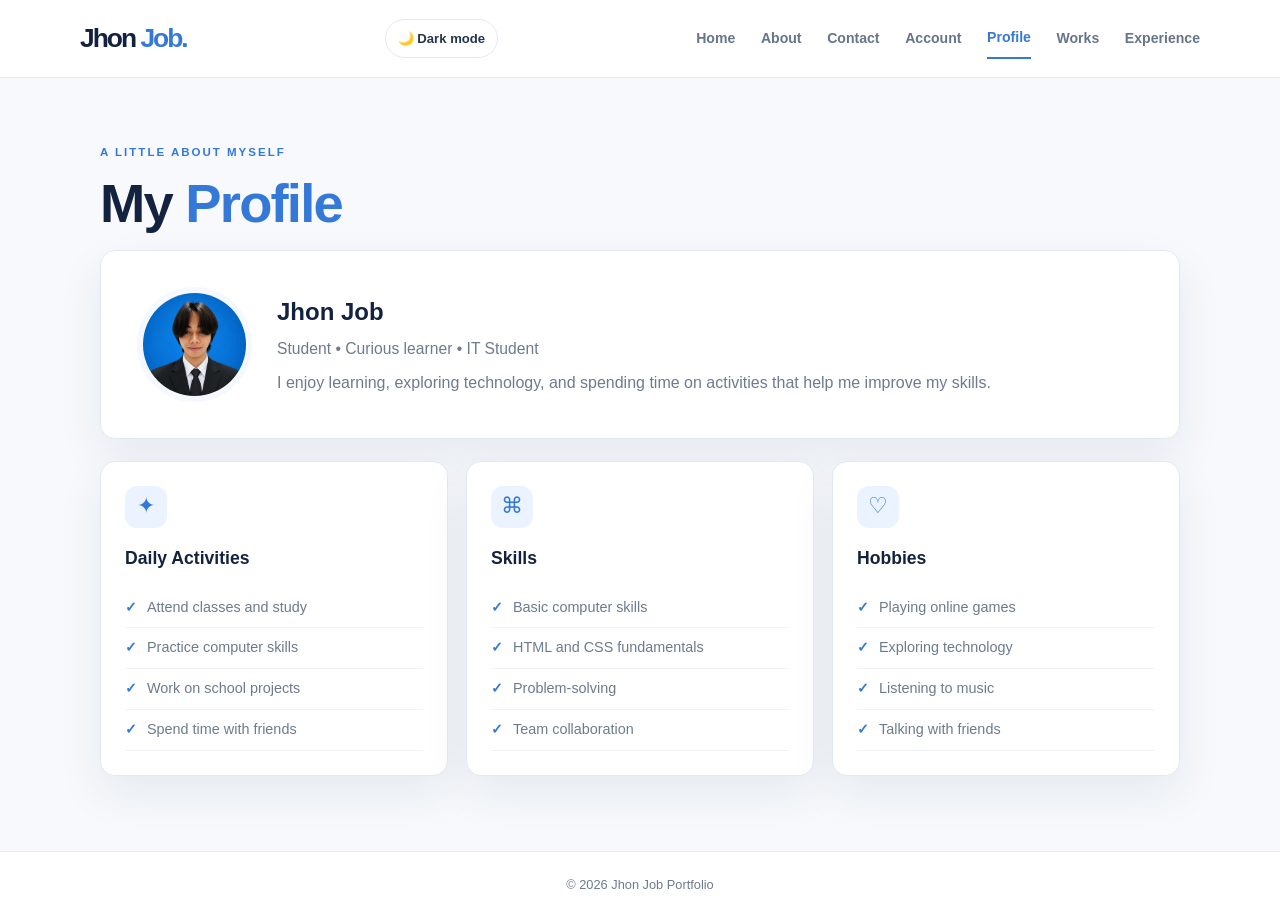
<file: jhon_portfolio_dark_light_mode (1)/jhon_portfolio_7_pages/profile.html>
<!DOCTYPE html>
<html lang="en">
<head>
  <meta charset="UTF-8"><meta name="viewport" content="width=device-width, initial-scale=1.0">
   <link rel="icon" type="image/png" href="images/logo1.png">
  <title>Profile | Jhon Job Portfolio</title><link rel="stylesheet" href="styles.css"><script src="script.js" defer></script>
</head>
<body>
  <header class="site-header"><a class="logo" href="index.html">Jhon <span>Job.</span></a><button class="menu-toggle" aria-label="Toggle navigation" aria-expanded="false">☰</button>
    <nav class="nav-links"><a href="index.html">Home</a><a href="about.html">About</a><a href="contact.html">Contact</a><a href="account.html">Account</a><a class="active" href="profile.html">Profile</a><a href="works.html">Works</a><a href="experience.html">Experience</a></nav>
  </header>
  <main class="page-wrap page-content">
    <p class="eyebrow">A LITTLE ABOUT MYSELF</p><h1 class="page-title">My <span>Profile</span></h1>
    <section class="content-panel profile-header">
      
<img src="images/Profile.jpg"
     alt="Jhon Job's profile photo"
     class="profile-avatar">

      <div><h2>Jhon Job</h2><p class="lead">Student • Curious learner • IT Student</p><p>I enjoy learning, exploring technology, and spending time on activities that help me improve my skills.</p></div>
    </section>
    <div class="three-column">
      <section class="content-panel"><div class="section-icon">✦</div><h2>Daily Activities</h2><ul class="nice-list"><li>Attend classes and study</li><li>Practice computer skills</li><li>Work on school projects</li><li>Spend time with friends</li></ul></section>
      <section class="content-panel"><div class="section-icon">⌘</div><h2>Skills</h2><ul class="nice-list"><li>Basic computer skills</li><li>HTML and CSS fundamentals</li><li>Problem-solving</li><li>Team collaboration</li></ul></section>
      <section class="content-panel"><div class="section-icon">♡</div><h2>Hobbies</h2><ul class="nice-list"><li>Playing online games</li><li>Exploring technology</li><li>Listening to music</li><li>Talking with friends</li></ul></section>
    </div>
  </main>
  <footer class="site-footer"><p>© <span class="year"></span> Jhon Job Portfolio</p></footer>
</body>
</html>
</file>
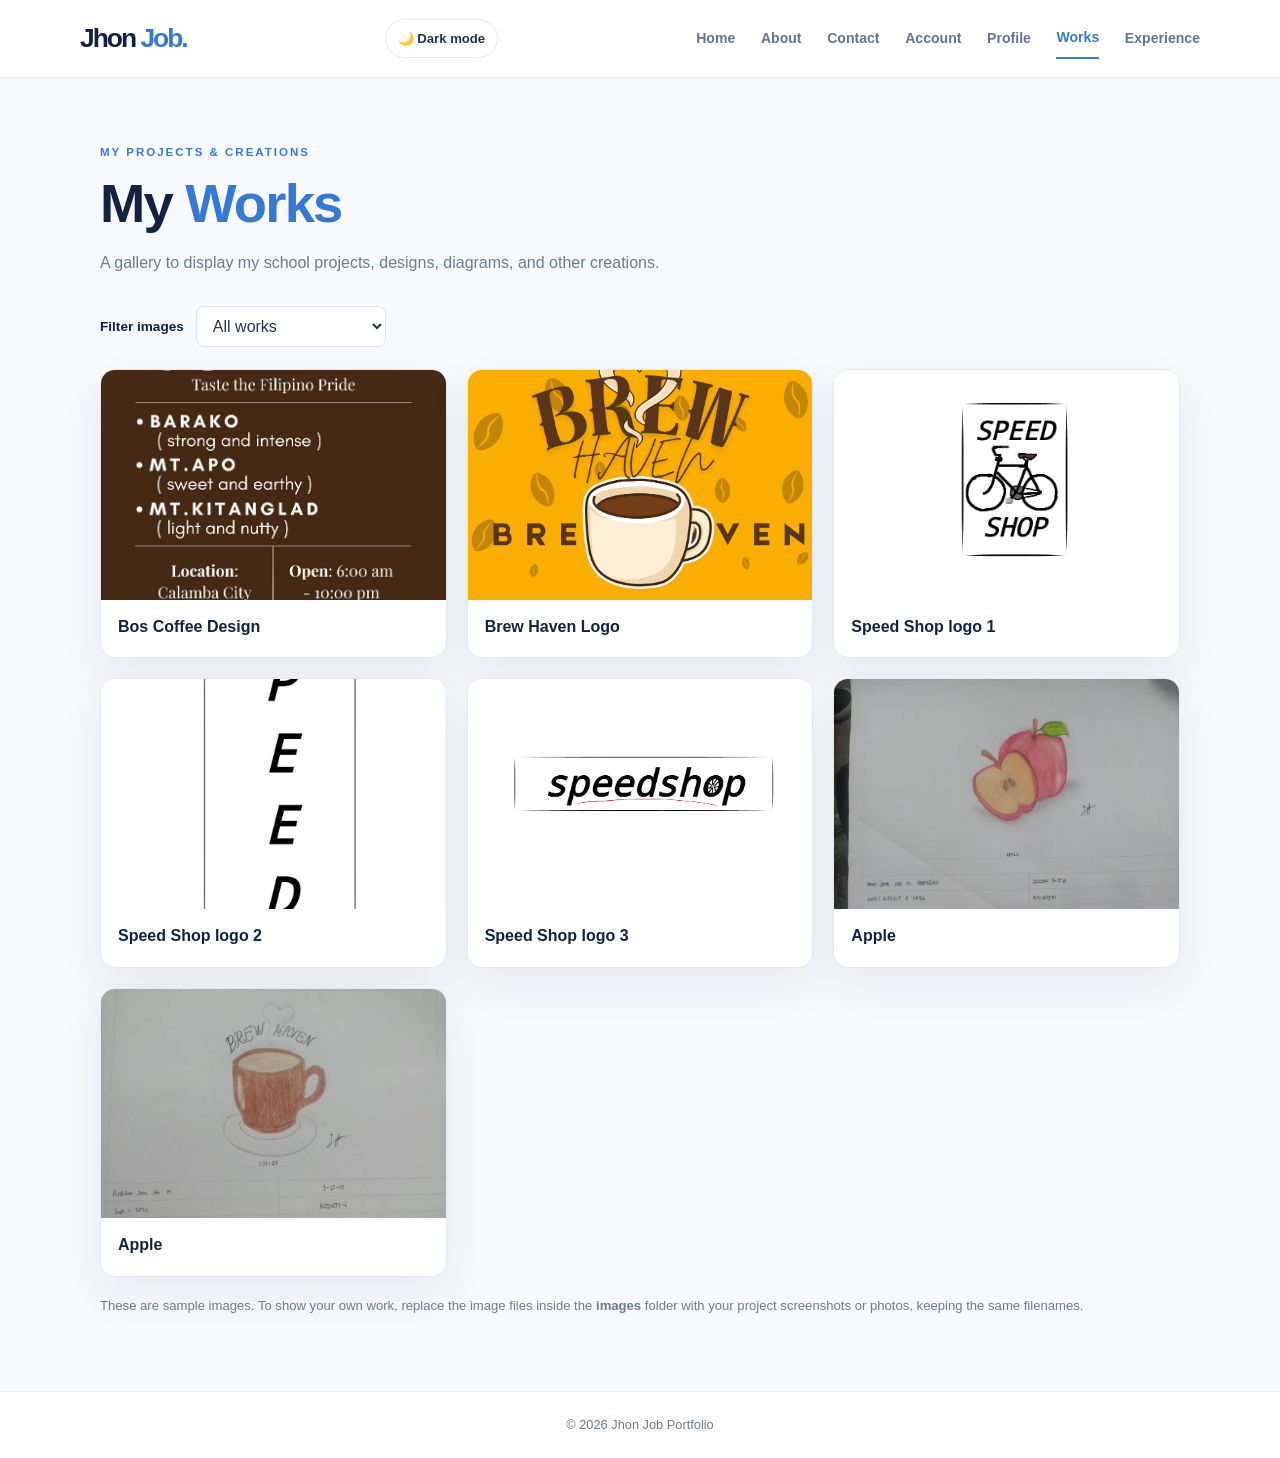
<file: jhon_portfolio_dark_light_mode (1)/jhon_portfolio_7_pages/works.html>
<!DOCTYPE html>
<html lang="en">
<head>
  
<link rel="icon" type="image/png" href="images/logo1.png">
  <meta charset="UTF-8"><meta name="viewport" content="width=device-width, initial-scale=1.0">
  <title>My Works | Jhon Job Portfolio</title><link rel="stylesheet" href="styles.css"><script src="script.js" defer></script>
</head>
<body>
  <header class="site-header"><a class="logo" href="index.html">Jhon <span>Job.</span></a><button class="menu-toggle" aria-label="Toggle navigation" aria-expanded="false">☰</button>
    <nav class="nav-links"><a href="index.html">Home</a><a href="about.html">About</a><a href="contact.html">Contact</a><a href="account.html">Account</a><a href="profile.html">Profile</a><a class="active" href="works.html">Works</a><a href="experience.html">Experience</a></nav>
  </header>
  <main class="page-wrap page-content">
    <p class="eyebrow">MY PROJECTS & CREATIONS</p><h1 class="page-title">My <span>Works</span></h1>
    <p class="page-intro">A gallery to display my school projects, designs, diagrams, and other creations.</p>
    <div class="works-toolbar"><label for="work-filter">Filter images</label><select id="work-filter"><option value="all">All works</option><option value="draw">Drawing</option><option value="logo">Logo</option><option value="design">Design</option></select></div>
    <section class="works-grid image-gallery" id="works-grid">
      <figure class="gallery-item" data-category="design"><img src="images/Bos.jpg" alt="Illustration for personal portfolio website"><figcaption>Bos Coffee Design</figcaption></figure>
      <figure class="gallery-item" data-category="design"><img src="images/Brew.jpg" alt="Illustration for network diagram"><figcaption>Brew Haven Logo</figcaption></figure>
      <figure class="gallery-item" data-category="logo"><img src="images/Speed.jpg" alt="Illustration for system integration project"><figcaption>Speed Shop logo 1</figcaption></figure>
      <figure class="gallery-item" data-category="logo"><img src="images/Speed2.jpg" alt="Illustration for creative design"><figcaption>Speed Shop logo 2</figcaption></figure>
      <figure class="gallery-item" data-category="logo"><img src="images/Speed3.jpg" alt="Illustration for coding project"><figcaption>Speed Shop logo 3</figcaption></figure>
      <figure class="gallery-item" data-category="draw"><img src="images/apple.jpg" alt="Illustration for research presentation"><figcaption>Apple</figcaption></figure>
      <figure class="gallery-item" data-category="draw"><img src="images/Coffee.jpg" alt="Illustration for research presentation"><figcaption>Apple</figcaption></figure>
    </section>
    <p class="edit-reminder">These are sample images. To show your own work, replace the image files inside the <strong>images</strong> folder with your project screenshots or photos, keeping the same filenames.</p>
  </main>
  <footer class="site-footer"><p>© <span class="year"></span> Jhon Job Portfolio</p></footer>
</body>
</html>
</file>
<file: styles.css>
:root {
  --navy: #13233f;
  --blue: #3579d8;
  --blue-dark: #225db3;
  --pale: #eaf3ff;
  --ink: #26354a;
  --muted: #6d7b8e;
  --line: #e2e9f2;
  --white: #ffffff;
  --shadow: 0 18px 45px rgba(24, 53, 92, .08);
}

.hero-image {
    position: relative;
    width: 100%;
    max-width: 510px;
    height: 375px;
    margin: auto;
    background: linear-gradient(135deg, #1e334d, #263f60);
    border-radius: 32px;
    display: flex;
    justify-content: center;
    align-items: center;
    overflow: hidden;
}

/* Your profile picture */
.profile-photo {
    width: 220px;
    height: 220px;
    object-fit: cover;
    object-position: center;
    border-radius: 50%;
    border: 4px solid #7db0ff;
    z-index: 1;
}

/* Decorative circles */
.hero-image::before,
.hero-image::after {
    content: "";
    position: absolute;
    width: 290px;
    height: 290px;
    border: 1px solid rgba(73, 144, 226, 0.4);
    border-radius: 50%;
}

.hero-image::after {
    width: 360px;
    height: 360px;
}

/* Labels */
.creative-tag,
.learn-tag {
    position: absolute;
    z-index: 2;
    background: #263f60;
    color: #ffffff;
    padding: 12px 14px;
    border-radius: 8px;
    font-size: 12px;
    font-weight: bold;
    letter-spacing: 1px;
}

.creative-tag {
    top: 50px;
    right: 35px;
}

.learn-tag {
    bottom: 40px;
    left: 30px;
}

@media (max-width: 600px) {
    .hero-image {
        height: 300px;
    }

    .profile-photo {
        width: 170px;
        height: 170px;
    }
}

.profile-avatar {
    width: 126px;
    height: 126px;
    border-radius: 50%;
    object-fit: cover;
    object-position: center;
    border: 3px solid #263f60;
    display: block;
    flex-shrink: 0;
}

/* Keep the photo aligned with the profile details */
.profile-card {
    display: flex;
    align-items: center;
    gap: 28px;
}

@media (max-width: 600px) {
    .profile-card {
        flex-direction: column;
        align-items: flex-start;
    }

    .profile-avatar {
        width: 110px;
        height: 110px;
    }
}

.about-image {
    width: 100%;
    max-width: 347px;
    height: 243px;
    background: #263b55;
    border-radius: 16px;
    display: flex;
    justify-content: center;
    align-items: center;
    overflow: hidden;
}

.about-profile-photo {
    width: 100%;
    height: 100%;
    object-fit: cover;
    object-position: center;
    display: block;
}

@media (max-width: 600px) {
    .about-image {
        max-width: 100%;
        height: 240px;
    }
}

.account-avatar {
    width: 102px;
    height: 102px;
    border-radius: 50%;
    object-fit: cover;
    object-position: center;
    border: 3px solid #263f60;
    display: block;
    margin-bottom: 24px;
}

* { box-sizing: border-box; }
html { scroll-behavior: smooth; }
body { margin: 0; background: #f7f9fc; color: var(--ink); font-family: Inter, "Segoe UI", Arial, sans-serif; line-height: 1.65; }
a { color: inherit; text-decoration: none; }
.site-header { min-height: 78px; padding: 0 max(6%, calc((100% - 1120px)/2)); display: flex; align-items: center; justify-content: space-between; gap: 25px; background: rgba(255,255,255,.95); border-bottom: 1px solid var(--line); position: sticky; top: 0; z-index: 10; }
.logo { color: var(--navy); font-size: 1.65rem; font-weight: 900; letter-spacing: -2px; }
.logo span, .about-mark span { color: var(--blue); }
.nav-links { display: flex; align-items: center; gap: clamp(12px, 2vw, 27px); }
.nav-links a { color: #66758a; font-size: .88rem; font-weight: 650; padding: 8px 0; transition: color .2s; }
.nav-links a:hover, .nav-links a.active { color: var(--blue); }
.nav-links a.active { border-bottom: 2px solid var(--blue); }
.menu-toggle { display: none; border: 0; background: transparent; font-size: 1.5rem; color: var(--navy); cursor: pointer; }
.page-wrap { width: min(1080px, 88%); margin: 0 auto; }
.hero { min-height: 510px; display: grid; grid-template-columns: 1.1fr .9fr; align-items: center; gap: 50px; padding-top: 55px; padding-bottom: 55px; }
.eyebrow { color: var(--blue); font-size: .72rem; letter-spacing: 2px; font-weight: 800; margin: 0 0 12px; }
h1, h2, p { margin-top: 0; }
h1 { color: var(--navy); line-height: 1.12; letter-spacing: -1.8px; }
.hero h1 { font-size: clamp(2.7rem, 6vw, 4.6rem); margin-bottom: 20px; }
h1 span, .page-title span { color: var(--blue); }
.lead { color: var(--muted); font-size: 1.1rem; max-width: 540px; }
.button-row { display: flex; flex-wrap: wrap; gap: 12px; margin-top: 28px; }
.button { display: inline-flex; justify-content: center; align-items: center; gap: 12px; padding: 12px 20px; border: 1px solid var(--blue); border-radius: 8px; background: var(--blue); color: white; font: inherit; font-weight: 750; font-size: .9rem; cursor: pointer; transition: transform .2s, background .2s; }
.button:hover { background: var(--blue-dark); transform: translateY(-2px); }
.button-outline { color: var(--blue); background: transparent; }
.button-outline:hover { color: white; }
.hero-art { min-height: 340px; position: relative; display: grid; place-items: center; overflow: hidden; border-radius: 30px; background: linear-gradient(145deg, #eaf3ff, #d4e6ff); }
.initials { display: grid; place-items: center; width: 190px; height: 190px; border-radius: 50%; background: white; color: var(--blue); box-shadow: 0 20px 50px rgba(53,121,216,.2); font-size: 5rem; font-weight: 900; letter-spacing: -7px; z-index: 1; }
.orbit { position: absolute; width: 270px; height: 270px; border: 1px solid rgba(53,121,216,.3); border-radius: 50%; }
.orbit-two { width: 340px; height: 340px; }
.art-tag { position: absolute; background: white; padding: 8px 12px; border-radius: 7px; font-size: .66rem; font-weight: 850; letter-spacing: 1px; color: var(--navy); box-shadow: var(--shadow); }
.tag-top { top: 45px; right: 32px; }.tag-bottom { bottom: 36px; left: 27px; }
.quick-links { display: grid; grid-template-columns: repeat(3,1fr); gap: 18px; padding-bottom: 70px; }
.mini-card, .content-panel, .experience-card { background: white; border: 1px solid var(--line); border-radius: 15px; box-shadow: var(--shadow); }
.mini-card { padding: 24px; }
.card-number { color: #a7c7f4; font-weight: 900; font-size: .8rem; }
.mini-card h2 { color: var(--navy); margin: 12px 0 8px; font-size: 1.15rem; }
.mini-card p { color: var(--muted); font-size: .9rem; }
.mini-card a { color: var(--blue); font-size: .9rem; font-weight: 800; }
.page-content { padding-top: 65px; padding-bottom: 75px; min-height: calc(100vh - 150px); }
.page-title { font-size: clamp(2.4rem, 5vw, 3.4rem); margin-bottom: 15px; }
.page-intro { color: var(--muted); max-width: 650px; margin-bottom: 30px; }
.content-panel { padding: clamp(22px, 4vw, 36px); }
.about-layout { display: grid; grid-template-columns: .65fr 1.35fr; align-items: center; gap: 35px; }
.about-layout h2, .content-panel h2 { color: var(--navy); }
.about-layout p { color: var(--muted); }
.about-mark { display: grid; place-items: center; min-height: 220px; border-radius: 14px; background: var(--pale); color: var(--navy); font-size: 4rem; font-weight: 900; letter-spacing: -6px; }
.quote-panel { margin-top: 22px; padding: 24px; background: var(--navy); color: white; border-radius: 14px; text-align: center; }
.quote-panel p { margin: 0; font-size: 1.1rem; font-weight: 650; }
.contact-grid { display: grid; grid-template-columns: 1fr 1fr; gap: 22px; }
form { display: grid; gap: 9px; }
label { color: var(--navy); font-size: .85rem; font-weight: 750; margin-top: 5px; }
input, textarea { width: 100%; border: 1px solid #dce5ef; border-radius: 8px; padding: 12px 13px; color: var(--ink); font: inherit; background: #fbfcfe; outline: none; }
input:focus, textarea:focus { border-color: var(--blue); box-shadow: 0 0 0 3px rgba(53,121,216,.1); }
textarea { resize: vertical; }
form .button { margin-top: 8px; justify-self: start; }
.form-note { margin: 0; font-size: .85rem; color: var(--blue-dark); }
.social-link { display: flex; align-items: center; gap: 13px; padding: 15px 0; border-bottom: 1px solid var(--line); }
.social-link > span:nth-child(2) { flex: 1; display: grid; }
.social-link strong { color: var(--navy); }
.social-link small { color: var(--muted); }
.social-icon { width: 42px; height: 42px; border-radius: 12px; display: grid; place-items: center; color: white; background: var(--blue); font-size: 1.3rem; font-weight: 900; }
.contact-tip, .privacy-note { margin-top: 22px; padding: 14px; border-radius: 8px; background: #f1f6fd; color: var(--muted); font-size: .83rem; }
.account-card { max-width: 720px; margin: 0 auto; }
.account-avatar, .profile-avatar { display: grid; place-items: center; flex-shrink: 0; border-radius: 50%; background: var(--pale); color: var(--blue); font-weight: 900; }
.account-avatar { width: 92px; height: 92px; font-size: 2.2rem; }
.account-heading { margin: 15px 0 25px; }
.account-heading h2 { margin-bottom: 3px; }
.account-heading p { color: var(--muted); margin-bottom: 10px; }
.status-pill { display: inline-flex; align-items: center; gap: 7px; background: #e9f8ef; color: #257a49; border-radius: 50px; padding: 5px 10px; font-size: .75rem; font-weight: 750; }
.status-pill span { width: 7px; height: 7px; background: #38b36c; border-radius: 50%; }
.detail-list { border-top: 1px solid var(--line); }
.detail-row { display: flex; justify-content: space-between; gap: 20px; padding: 14px 0; border-bottom: 1px solid var(--line); font-size: .9rem; }
.detail-row span { color: var(--muted); }.detail-row strong { color: var(--navy); text-align: right; }
.profile-header { display: flex; align-items: center; gap: 25px; margin-bottom: 22px; }
.profile-avatar { width: 115px; height: 115px; font-size: 2.7rem; border: 6px solid #f5f9ff; }
.profile-header h2 { margin-bottom: 4px; }
.profile-header .lead { margin-bottom: 8px; font-size: .98rem; }
.profile-header p:last-child { margin-bottom: 0; color: var(--muted); }
.three-column { display: grid; grid-template-columns: repeat(3,1fr); gap: 18px; }
.three-column .content-panel { padding: 24px; }
.three-column h2 { font-size: 1.1rem; }
.section-icon { display: grid; place-items: center; width: 42px; height: 42px; background: var(--pale); color: var(--blue); border-radius: 12px; font-size: 1.4rem; margin-bottom: 16px; }
.nice-list { list-style: none; padding: 0; margin: 0; color: var(--muted); font-size: .9rem; }
.nice-list li { padding: 8px 0 8px 22px; position: relative; border-bottom: 1px solid #f0f3f7; }
.nice-list li::before { content: "✓"; position: absolute; left: 0; color: var(--blue); font-weight: 900; }
.edit-reminder { color: var(--muted); font-size: .82rem; margin: 18px 0 0; }
.experience-grid { display: grid; grid-template-columns: repeat(3,1fr); gap: 20px; }
.experience-card { overflow: hidden; }
.experience-art { min-height: 165px; display: grid; place-items: center; position: relative; }
.experience-art > span { position: absolute; top: 15px; left: 17px; font-weight: 900; opacity: .5; }
.art-blue { background: #e4efff; color: #2f70ca; }.art-purple { background: #eee9ff; color: #7657c9; }.art-green { background: #e1f5ec; color: #27865e; }
.window-shape { width: 112px; height: 77px; display: grid; place-items: center; background: rgba(255,255,255,.8); border: 1px solid rgba(30,70,120,.15); border-radius: 9px; box-shadow: 0 10px 25px rgba(30,70,120,.08); font-size: .8rem; font-weight: 800; text-align: center; }
.window-shape b { font-size: 1.8rem; }
.experience-body { padding: 23px; }
.experience-body h2 { color: var(--navy); font-size: 1.15rem; margin-bottom: 10px; }
.experience-body > p:not(.eyebrow) { color: var(--muted); font-size: .88rem; }
.tag-row { display: flex; flex-wrap: wrap; gap: 7px; }
.tag-row span { background: var(--pale); color: var(--blue-dark); border-radius: 5px; padding: 4px 8px; font-size: .72rem; font-weight: 750; }
.site-footer { padding: 22px 6%; border-top: 1px solid var(--line); text-align: center; background: white; color: var(--muted); font-size: .8rem; }
.site-footer p { margin: 0; }
@media (max-width: 850px) {
  .site-header { padding: 0 6%; }
  .menu-toggle { display: block; }
  .nav-links { display: none; position: absolute; top: 77px; left: 0; right: 0; padding: 18px 6% 22px; background: white; border-bottom: 1px solid var(--line); flex-direction: column; align-items: stretch; gap: 5px; }
  .nav-links.open { display: flex; }
  .nav-links a { padding: 9px 0; }
  .nav-links a.active { border-bottom: 0; }
  .hero { grid-template-columns: 1fr; gap: 35px; padding-top: 45px; }
  .hero-art { min-height: 290px; }
  .quick-links, .three-column, .experience-grid { grid-template-columns: 1fr 1fr; }
  .contact-grid { grid-template-columns: 1fr; }
}
@media (max-width: 560px) {
  .page-wrap { width: 90%; }
  .hero { min-height: 0; padding-top: 45px; }
  .hero-art { min-height: 250px; }
  .initials { width: 145px; height: 145px; font-size: 4rem; }
  .orbit { width: 220px; height: 220px; }.orbit-two { width: 285px; height: 285px; }
  .quick-links, .three-column, .experience-grid { grid-template-columns: 1fr; }
  .about-layout { grid-template-columns: 1fr; gap: 22px; }
  .about-mark { min-height: 150px; }
  .profile-header { align-items: flex-start; flex-direction: column; }
  .detail-row { flex-direction: column; gap: 2px; }
  .detail-row strong { text-align: left; }
  .page-content { padding-top: 45px; }
}

/* Works / project gallery page */
.works-toolbar { display:flex; align-items:center; gap:12px; margin:0 0 22px; }
.works-toolbar label { margin:0; }
.works-toolbar select { width:auto; min-width:190px; padding:10px 12px; border:1px solid #dce5ef; border-radius:8px; background:white; color:var(--ink); font:inherit; }
.works-grid { display:grid; grid-template-columns:repeat(3,1fr); gap:20px; }
.work-card { overflow:hidden; background:white; border:1px solid var(--line); border-radius:15px; box-shadow:var(--shadow); transition:transform .2s,box-shadow .2s; }
.work-card:hover { transform:translateY(-4px); box-shadow:0 22px 45px rgba(24,53,92,.12); }
.work-image { min-height:170px; display:grid; place-items:center; position:relative; overflow:hidden; }
.work-image::before,.work-image::after { content:""; position:absolute; border:1px solid rgba(255,255,255,.42); border-radius:50%; width:180px; height:180px; }
.work-image::after { width:240px; height:240px; }
.work-image-blue { background:linear-gradient(135deg,#d8e8ff,#8cb9f4); color:#245db0; }
.work-image-purple { background:linear-gradient(135deg,#e8e0ff,#b9a7f0); color:#6346ae; }
.work-image-green { background:linear-gradient(135deg,#d8f4e7,#8bd5b2); color:#207a53; }
.work-image-orange { background:linear-gradient(135deg,#fff0db,#ffc47f); color:#a85b13; }
.work-image-dark { background:linear-gradient(135deg,#d9e0ea,#8797ad); color:#23344b; }
.work-image-pink { background:linear-gradient(135deg,#ffe2ed,#f2a9c8); color:#a74472; }
.work-symbol { z-index:1; font-size:3.4rem; font-weight:900; letter-spacing:-3px; }
.work-type { position:absolute; bottom:14px; left:16px; z-index:2; padding:5px 8px; border-radius:5px; background:rgba(255,255,255,.8); color:#26354a; font-size:.62rem; letter-spacing:1.2px; font-weight:850; }
.work-info { padding:22px; }
.work-info h2 { color:var(--navy); font-size:1.1rem; margin-bottom:9px; }
.work-info p { color:var(--muted); font-size:.87rem; min-height:86px; }
.work-info .tag-row { margin-bottom:15px; }
.work-link { color:var(--blue); font-size:.85rem; font-weight:800; }
.work-card[hidden] { display:none; }
@media (max-width:850px) { .works-grid { grid-template-columns:repeat(2,1fr); } }
@media (max-width:560px) { .works-grid { grid-template-columns:1fr; } .works-toolbar { align-items:flex-start; flex-direction:column; } .works-toolbar select { width:100%; } .work-info p { min-height:0; } }

/* Image-only works gallery */
.image-gallery { display:grid; grid-template-columns:repeat(3,minmax(0,1fr)); gap:20px; }
.gallery-item { margin:0; overflow:hidden; background:#fff; border:1px solid var(--line); border-radius:15px; box-shadow:var(--shadow); transition:transform .2s,box-shadow .2s; }
.gallery-item:hover { transform:translateY(-4px); box-shadow:0 22px 45px rgba(24,53,92,.12); }
.gallery-item img { display:block; width:100%; aspect-ratio:3/2; object-fit:cover; }
.gallery-item figcaption { padding:14px 17px 17px; color:var(--navy); font-weight:750; }
.gallery-item[hidden] { display:none; }
@media (max-width:850px) { .image-gallery { grid-template-columns:repeat(2,minmax(0,1fr)); } }
@media (max-width:560px) { .image-gallery { grid-template-columns:1fr; } }


/* Dark/light mode toggle */
.theme-toggle { border:1px solid var(--line); border-radius:999px; padding:8px 12px; background:var(--white); color:var(--ink); font:inherit; font-size:.82rem; font-weight:750; cursor:pointer; white-space:nowrap; }
.theme-toggle:hover { border-color:var(--blue); }
body.dark-mode { --navy:#e6efff; --blue:#80b4ff; --blue-dark:#a0c7ff; --pale:#243852; --ink:#e2eaf5; --muted:#a8b6c9; --line:#34445a; --white:#172334; --shadow:0 18px 45px rgba(0,0,0,.18); background:#101925; color:var(--ink); }
body.dark-mode .site-header, body.dark-mode .site-footer, body.dark-mode .nav-links { background:#141f2e; }
body.dark-mode .logo, body.dark-mode .nav-links a, body.dark-mode .menu-toggle { color:var(--ink); }
body.dark-mode .mini-card, body.dark-mode .content-panel, body.dark-mode .experience-card, body.dark-mode .work-card, body.dark-mode .gallery-item { background:#172334; border-color:var(--line); }
body.dark-mode .hero-art { background:linear-gradient(145deg,#1d3048,#243c5c); }
body.dark-mode .initials, body.dark-mode .art-tag, body.dark-mode .window-shape { background:#263a53; color:#e6efff; }
body.dark-mode input, body.dark-mode textarea, body.dark-mode .works-toolbar select { background:#101925; color:var(--ink); border-color:var(--line); }
body.dark-mode .contact-tip, body.dark-mode .privacy-note { background:#1d3048; }
body.dark-mode .profile-avatar { border-color:#263a53; }
body.dark-mode .nice-list li { border-color:#2b3a4e; }
body.dark-mode .quote-panel { background:#263a53; }
@media (max-width:850px) { .theme-toggle { align-self:flex-start; margin-top:8px; } }
/* Clickable gallery images */
.gallery-item img {
    cursor: pointer;
    transition: transform 0.4s ease, filter 0.4s ease;
}

.gallery-item:hover img {
    transform: scale(1.05);
    filter: brightness(0.85);
}

/* Lightbox animation */
.image-lightbox {
    position: fixed;
    inset: 0;
    z-index: 9999;
    display: flex;
    justify-content: center;
    align-items: center;
    padding: 30px;
    background: rgba(5, 10, 25, 0.95);
    opacity: 0;
    visibility: hidden;
    transition: opacity 0.4s ease, visibility 0.4s ease;
}

.image-lightbox.active {
    opacity: 1;
    visibility: visible;
}

.image-lightbox img {
    max-width: 90%;
    max-height: 85vh;
    object-fit: contain;
    border-radius: 12px;
    transform: scale(0.75);
    transition: transform 0.4s ease;
}

.image-lightbox.active img {
    transform: scale(1);
}

.lightbox-close {
    position: absolute;
    top: 20px;
    right: 30px;
    color: white;
    background: transparent;
    border: none;
    font-size: 45px;
    cursor: pointer;
}

.lightbox-close:hover {
    color: #00aaff;
    transform: rotate(90deg);
}

body.lightbox-open {
    overflow: hidden;
}
/* Previous and Next Buttons */
.lightbox-nav {
    position: absolute;
    top: 50%;
    transform: translateY(-50%);
    background: rgba(0, 150, 255, 0.2);
    color: white;
    border: 1px solid rgba(255, 255, 255, 0.3);
    width: 50px;
    height: 50px;
    border-radius: 50%;
    font-size: 25px;
    cursor: pointer;
    transition: 0.3s ease;
    z-index: 10001;
}

.lightbox-nav:hover {
    background: #009dff;
    transform: translateY(-50%) scale(1.15);
}

.lightbox-nav.prev {
    left: 25px;
}

.lightbox-nav.next {
    right: 25px;
}

/* Image Counter */
.lightbox-counter {
    position: absolute;
    bottom: 15px;
    color: white;
    font-size: 14px;
    opacity: 0.8;
}

/* Mobile adjustments */
@media (max-width: 600px) {
    .lightbox-nav {
        width: 40px;
        height: 40px;
        font-size: 20px;
    }

    .lightbox-nav.prev {
        left: 10px;
    }

    .lightbox-nav.next {
        right: 10px;
    }

    .image-lightbox img {
        max-width: 85%;
    }
}
/* NAVBAR ANIMATION */
.site-header {
    animation: slideDown 0.7s ease forwards;
}

@keyframes slideDown {
    from {
        opacity: 0;
        transform: translateY(-25px);
    }
    to {
        opacity: 1;
        transform: translateY(0);
    }
}

/* NAVIGATION LINKS */
.nav-links a {
    position: relative;
    display: inline-block;
    transition: color 0.3s ease, transform 0.3s ease;
}

/* HOVER EFFECT */
.nav-links a:hover {
    color: #38bdf8;
    transform: translateY(-4px);
}

/* ANIMATED UNDERLINE */
.nav-links a::after {
    content: "";
    position: absolute;
    left: 50%;
    bottom: -6px;
    width: 0;
    height: 2px;
    background: #38bdf8;
    box-shadow: 0 0 8px #38bdf8;
    transition: width 0.3s ease, left 0.3s ease;
}

.nav-links a:hover::after,
.nav-links a.active::after {
    width: 100%;
    left: 0;
}

/* ACTIVE PAGE */
.nav-links a.active {
    color: #38bdf8;
}
/* PORTFOLIO CARDS ANIMATION */

.feature-card {
    opacity: 0;
    transform: translateY(35px);
    animation: cardEntrance 0.8s ease forwards;
    transition:
        transform 0.35s ease,
        border-color 0.35s ease,
        box-shadow 0.35s ease,
        background 0.35s ease;
}

/* Staggered entrance */
.feature-card:nth-child(1) {
    animation-delay: 0.15s;
}

.feature-card:nth-child(2) {
    animation-delay: 0.35s;
}

.feature-card:nth-child(3) {
    animation-delay: 0.55s;
}

@keyframes cardEntrance {
    to {
        opacity: 1;
        transform: translateY(0);
    }
}

/* HOVER EFFECT */
.feature-card:hover {
    transform: translateY(-10px);
    border-color: #38bdf8;
    box-shadow: 0 12px 30px rgba(56, 189, 248, 0.18);
    background: #1b2a3e;
}

/* CARD TITLE */
.feature-card h2 {
    transition: color 0.3s ease;
}

.feature-card:hover h2 {
    color: #38bdf8;
}

/* EXPLORE LINK */
.feature-card a {
    display: inline-block;
    transition: transform 0.3s ease, color 0.3s ease;
}

.feature-card:hover a {
    color: #38bdf8;
    transform: translateX(8px);
}

/* QUICK LINKS CARD ANIMATION */

.mini-card {
    opacity: 0;
    transform: translateY(35px);
    animation: cardEntrance 0.8s ease forwards;

    transition:
        transform 0.35s ease,
        border-color 0.35s ease,
        box-shadow 0.35s ease,
        background 0.35s ease;
}

/* Staggered entrance animation */
.mini-card:nth-child(1) {
    animation-delay: 0.15s;
}

.mini-card:nth-child(2) {
    animation-delay: 0.35s;
}

.mini-card:nth-child(3) {
    animation-delay: 0.55s;
}

/* Entrance keyframes */
@keyframes cardEntrance {
    from {
        opacity: 0;
        transform: translateY(35px);
    }

    to {
        opacity: 1;
        transform: translateY(0);
    }
}

/* Hover animation */
.mini-card:hover {
    transform: translateY(-10px);
    border-color: #38bdf8;
    box-shadow: 0 12px 30px rgba(56, 189, 248, 0.18);
    background: #1b2a3e;
}

/* Card title animation */
.mini-card h2 {
    transition: color 0.3s ease;
}

.mini-card:hover h2 {
    color: #38bdf8;
}

/* Explore link animation */
.mini-card a {
    display: inline-block;
    transition: transform 0.3s ease, color 0.3s ease;
}

.mini-card:hover a {
    color: #38bdf8;
    transform: translateX(8px);
}

/* Respect reduced-motion preferences */
@media (prefers-reduced-motion: reduce) {
    .mini-card {
        opacity: 1;
        transform: none;
        animation: none;
        transition: none;
    }
}
.global-search {
    position: relative;
    width: 210px;
    margin-left: 20px;
}

.global-search input {
    width: 100%;
    padding: 10px 14px;
    border: 1px solid #34465e;
    border-radius: 10px;
    background: #182638;
    color: white;
    outline: none;
    transition: 0.3s ease;
}

.global-search input:focus {
    border-color: #38bdf8;
    box-shadow: 0 0 10px rgba(56, 189, 248, 0.2);
}

.search-results {
    display: none;
    position: absolute;
    top: 115%;
    right: 0;
    width: 280px;
    max-height: 300px;
    overflow-y: auto;
    background: #182638;
    border: 1px solid #34465e;
    border-radius: 12px;
    z-index: 1000;
    box-shadow: 0 10px 25px rgba(0,0,0,0.3);
}

.search-results a,
.search-results p {
    display: block;
    padding: 12px 15px;
    color: white;
    text-decoration: none;
}

.search-results a:hover {
    background: #263e5c;
    color: #38bdf8;
}

@media (max-width: 800px) {
    .global-search {
        width: 100%;
        margin: 15px 0;
    }

    .search-results {
        width: 100%;
    }
}
/* LIGHTBOX DESCRIPTION */

.lightbox-content {
    width: min(850px, 85%);
    max-height: 90vh;
    display: flex;
    flex-direction: column;
    align-items: center;
    overflow-y: auto;
    padding: 15px;
}

.lightbox-content img {
    max-width: 100%;
    max-height: 60vh;
    object-fit: contain;
    border-radius: 12px;
    animation: imageZoom 0.4s ease;
}

.lightbox-info {
    width: 100%;
    margin-top: 18px;
    padding: 22px;
    background: #182638;
    border: 1px solid #34465e;
    border-radius: 14px;
    text-align: center;
    animation: descriptionFade 0.4s ease;
}

.lightbox-info h2 {
    color: #38bdf8;
    margin-bottom: 12px;
    font-size: 24px;
}

.lightbox-info p {
    color: #d1d5db;
    line-height: 1.7;
    font-size: 15px;
}

@keyframes imageZoom {
    from {
        opacity: 0;
        transform: scale(0.92);
    }
    to {
        opacity: 1;
        transform: scale(1);
    }
}

@keyframes descriptionFade {
    from {
        opacity: 0;
        transform: translateY(15px);
    }
    to {
        opacity: 1;
        transform: translateY(0);
    }
}

@media (max-width: 600px) {
    .lightbox-content {
        width: 90%;
    }

    .lightbox-info {
        padding: 15px;
    }

    .lightbox-info h2 {
        font-size: 20px;
    }
}
/* TABLET RESPONSIVE */
@media screen and (max-width: 900px) {

    .hero {
        flex-direction: column;
        text-align: center;
    }

    .hero-image {
        width: 100%;
    }

    .quick-links {
        grid-template-columns: repeat(2, 1fr);
    }

    .works-grid {
        grid-template-columns: repeat(2, 1fr);
    }

}

/* MOBILE RESPONSIVE */
@media screen and (max-width: 600px) {

    .site-header {
        flex-wrap: wrap;
        padding: 15px 20px;
    }

    .nav-links {
        display: none;
        flex-direction: column;
        width: 100%;
    }

    .nav-links.active {
        display: flex;
    }

    .global-search {
        width: 100%;
        margin: 15px 0;
    }

    .hero {
        flex-direction: column;
        padding: 30px 15px;
    }

    .hero h1 {
        font-size: 36px;
    }

    .hero-image img {
        max-width: 100%;
        height: auto;
    }

    .quick-links,
    .works-grid,
    .education-timeline {
        grid-template-columns: 1fr;
    }

    .button-row {
        flex-direction: column;
        align-items: stretch;
    }

    .button {
        text-align: center;
    }

    .page-title {
        font-size: 32px;
    }

    .lightbox-nav {
        padding: 10px;
    }

}
</file>
<file: jhon_portfolio_dark_light_mode (1)/jhon_portfolio_7_pages/styles.css>
:root {
  --navy: #13233f;
  --blue: #3579d8;
  --blue-dark: #225db3;
  --pale: #eaf3ff;
  --ink: #26354a;
  --muted: #6d7b8e;
  --line: #e2e9f2;
  --white: #ffffff;
  --shadow: 0 18px 45px rgba(24, 53, 92, .08);
}

.hero-image {
    position: relative;
    width: 100%;
    max-width: 510px;
    height: 375px;
    margin: auto;
    background: linear-gradient(135deg, #1e334d, #263f60);
    border-radius: 32px;
    display: flex;
    justify-content: center;
    align-items: center;
    overflow: hidden;
}

/* Your profile picture */
.profile-photo {
    width: 220px;
    height: 220px;
    object-fit: cover;
    object-position: center;
    border-radius: 50%;
    border: 4px solid #7db0ff;
    z-index: 1;
}

/* Decorative circles */
.hero-image::before,
.hero-image::after {
    content: "";
    position: absolute;
    width: 290px;
    height: 290px;
    border: 1px solid rgba(73, 144, 226, 0.4);
    border-radius: 50%;
}

.hero-image::after {
    width: 360px;
    height: 360px;
}

/* Labels */
.creative-tag,
.learn-tag {
    position: absolute;
    z-index: 2;
    background: #263f60;
    color: #ffffff;
    padding: 12px 14px;
    border-radius: 8px;
    font-size: 12px;
    font-weight: bold;
    letter-spacing: 1px;
}

.creative-tag {
    top: 50px;
    right: 35px;
}

.learn-tag {
    bottom: 40px;
    left: 30px;
}

@media (max-width: 600px) {
    .hero-image {
        height: 300px;
    }

    .profile-photo {
        width: 170px;
        height: 170px;
    }
}

.profile-avatar {
    width: 126px;
    height: 126px;
    border-radius: 50%;
    object-fit: cover;
    object-position: center;
    border: 3px solid #263f60;
    display: block;
    flex-shrink: 0;
}

/* Keep the photo aligned with the profile details */
.profile-card {
    display: flex;
    align-items: center;
    gap: 28px;
}

@media (max-width: 600px) {
    .profile-card {
        flex-direction: column;
        align-items: flex-start;
    }

    .profile-avatar {
        width: 110px;
        height: 110px;
    }
}

.about-image {
    width: 100%;
    max-width: 347px;
    height: 243px;
    background: #263b55;
    border-radius: 16px;
    display: flex;
    justify-content: center;
    align-items: center;
    overflow: hidden;
}

.about-profile-photo {
    width: 100%;
    height: 100%;
    object-fit: cover;
    object-position: center;
    display: block;
}

@media (max-width: 600px) {
    .about-image {
        max-width: 100%;
        height: 240px;
    }
}

.account-avatar {
    width: 102px;
    height: 102px;
    border-radius: 50%;
    object-fit: cover;
    object-position: center;
    border: 3px solid #263f60;
    display: block;
    margin-bottom: 24px;
}

* { box-sizing: border-box; }
html { scroll-behavior: smooth; }
body { margin: 0; background: #f7f9fc; color: var(--ink); font-family: Inter, "Segoe UI", Arial, sans-serif; line-height: 1.65; }
a { color: inherit; text-decoration: none; }
.site-header { min-height: 78px; padding: 0 max(6%, calc((100% - 1120px)/2)); display: flex; align-items: center; justify-content: space-between; gap: 25px; background: rgba(255,255,255,.95); border-bottom: 1px solid var(--line); position: sticky; top: 0; z-index: 10; }
.logo { color: var(--navy); font-size: 1.65rem; font-weight: 900; letter-spacing: -2px; }
.logo span, .about-mark span { color: var(--blue); }
.nav-links { display: flex; align-items: center; gap: clamp(12px, 2vw, 27px); }
.nav-links a { color: #66758a; font-size: .88rem; font-weight: 650; padding: 8px 0; transition: color .2s; }
.nav-links a:hover, .nav-links a.active { color: var(--blue); }
.nav-links a.active { border-bottom: 2px solid var(--blue); }
.menu-toggle { display: none; border: 0; background: transparent; font-size: 1.5rem; color: var(--navy); cursor: pointer; }
.page-wrap { width: min(1080px, 88%); margin: 0 auto; }
.hero { min-height: 510px; display: grid; grid-template-columns: 1.1fr .9fr; align-items: center; gap: 50px; padding-top: 55px; padding-bottom: 55px; }
.eyebrow { color: var(--blue); font-size: .72rem; letter-spacing: 2px; font-weight: 800; margin: 0 0 12px; }
h1, h2, p { margin-top: 0; }
h1 { color: var(--navy); line-height: 1.12; letter-spacing: -1.8px; }
.hero h1 { font-size: clamp(2.7rem, 6vw, 4.6rem); margin-bottom: 20px; }
h1 span, .page-title span { color: var(--blue); }
.lead { color: var(--muted); font-size: 1.1rem; max-width: 540px; }
.button-row { display: flex; flex-wrap: wrap; gap: 12px; margin-top: 28px; }
.button { display: inline-flex; justify-content: center; align-items: center; gap: 12px; padding: 12px 20px; border: 1px solid var(--blue); border-radius: 8px; background: var(--blue); color: white; font: inherit; font-weight: 750; font-size: .9rem; cursor: pointer; transition: transform .2s, background .2s; }
.button:hover { background: var(--blue-dark); transform: translateY(-2px); }
.button-outline { color: var(--blue); background: transparent; }
.button-outline:hover { color: white; }
.hero-art { min-height: 340px; position: relative; display: grid; place-items: center; overflow: hidden; border-radius: 30px; background: linear-gradient(145deg, #eaf3ff, #d4e6ff); }
.initials { display: grid; place-items: center; width: 190px; height: 190px; border-radius: 50%; background: white; color: var(--blue); box-shadow: 0 20px 50px rgba(53,121,216,.2); font-size: 5rem; font-weight: 900; letter-spacing: -7px; z-index: 1; }
.orbit { position: absolute; width: 270px; height: 270px; border: 1px solid rgba(53,121,216,.3); border-radius: 50%; }
.orbit-two { width: 340px; height: 340px; }
.art-tag { position: absolute; background: white; padding: 8px 12px; border-radius: 7px; font-size: .66rem; font-weight: 850; letter-spacing: 1px; color: var(--navy); box-shadow: var(--shadow); }
.tag-top { top: 45px; right: 32px; }.tag-bottom { bottom: 36px; left: 27px; }
.quick-links { display: grid; grid-template-columns: repeat(3,1fr); gap: 18px; padding-bottom: 70px; }
.mini-card, .content-panel, .experience-card { background: white; border: 1px solid var(--line); border-radius: 15px; box-shadow: var(--shadow); }
.mini-card { padding: 24px; }
.card-number { color: #a7c7f4; font-weight: 900; font-size: .8rem; }
.mini-card h2 { color: var(--navy); margin: 12px 0 8px; font-size: 1.15rem; }
.mini-card p { color: var(--muted); font-size: .9rem; }
.mini-card a { color: var(--blue); font-size: .9rem; font-weight: 800; }
.page-content { padding-top: 65px; padding-bottom: 75px; min-height: calc(100vh - 150px); }
.page-title { font-size: clamp(2.4rem, 5vw, 3.4rem); margin-bottom: 15px; }
.page-intro { color: var(--muted); max-width: 650px; margin-bottom: 30px; }
.content-panel { padding: clamp(22px, 4vw, 36px); }
.about-layout { display: grid; grid-template-columns: .65fr 1.35fr; align-items: center; gap: 35px; }
.about-layout h2, .content-panel h2 { color: var(--navy); }
.about-layout p { color: var(--muted); }
.about-mark { display: grid; place-items: center; min-height: 220px; border-radius: 14px; background: var(--pale); color: var(--navy); font-size: 4rem; font-weight: 900; letter-spacing: -6px; }
.quote-panel { margin-top: 22px; padding: 24px; background: var(--navy); color: white; border-radius: 14px; text-align: center; }
.quote-panel p { margin: 0; font-size: 1.1rem; font-weight: 650; }
.contact-grid { display: grid; grid-template-columns: 1fr 1fr; gap: 22px; }
form { display: grid; gap: 9px; }
label { color: var(--navy); font-size: .85rem; font-weight: 750; margin-top: 5px; }
input, textarea { width: 100%; border: 1px solid #dce5ef; border-radius: 8px; padding: 12px 13px; color: var(--ink); font: inherit; background: #fbfcfe; outline: none; }
input:focus, textarea:focus { border-color: var(--blue); box-shadow: 0 0 0 3px rgba(53,121,216,.1); }
textarea { resize: vertical; }
form .button { margin-top: 8px; justify-self: start; }
.form-note { margin: 0; font-size: .85rem; color: var(--blue-dark); }
.social-link { display: flex; align-items: center; gap: 13px; padding: 15px 0; border-bottom: 1px solid var(--line); }
.social-link > span:nth-child(2) { flex: 1; display: grid; }
.social-link strong { color: var(--navy); }
.social-link small { color: var(--muted); }
.social-icon { width: 42px; height: 42px; border-radius: 12px; display: grid; place-items: center; color: white; background: var(--blue); font-size: 1.3rem; font-weight: 900; }
.contact-tip, .privacy-note { margin-top: 22px; padding: 14px; border-radius: 8px; background: #f1f6fd; color: var(--muted); font-size: .83rem; }
.account-card { max-width: 720px; margin: 0 auto; }
.account-avatar, .profile-avatar { display: grid; place-items: center; flex-shrink: 0; border-radius: 50%; background: var(--pale); color: var(--blue); font-weight: 900; }
.account-avatar { width: 92px; height: 92px; font-size: 2.2rem; }
.account-heading { margin: 15px 0 25px; }
.account-heading h2 { margin-bottom: 3px; }
.account-heading p { color: var(--muted); margin-bottom: 10px; }
.status-pill { display: inline-flex; align-items: center; gap: 7px; background: #e9f8ef; color: #257a49; border-radius: 50px; padding: 5px 10px; font-size: .75rem; font-weight: 750; }
.status-pill span { width: 7px; height: 7px; background: #38b36c; border-radius: 50%; }
.detail-list { border-top: 1px solid var(--line); }
.detail-row { display: flex; justify-content: space-between; gap: 20px; padding: 14px 0; border-bottom: 1px solid var(--line); font-size: .9rem; }
.detail-row span { color: var(--muted); }.detail-row strong { color: var(--navy); text-align: right; }
.profile-header { display: flex; align-items: center; gap: 25px; margin-bottom: 22px; }
.profile-avatar { width: 115px; height: 115px; font-size: 2.7rem; border: 6px solid #f5f9ff; }
.profile-header h2 { margin-bottom: 4px; }
.profile-header .lead { margin-bottom: 8px; font-size: .98rem; }
.profile-header p:last-child { margin-bottom: 0; color: var(--muted); }
.three-column { display: grid; grid-template-columns: repeat(3,1fr); gap: 18px; }
.three-column .content-panel { padding: 24px; }
.three-column h2 { font-size: 1.1rem; }
.section-icon { display: grid; place-items: center; width: 42px; height: 42px; background: var(--pale); color: var(--blue); border-radius: 12px; font-size: 1.4rem; margin-bottom: 16px; }
.nice-list { list-style: none; padding: 0; margin: 0; color: var(--muted); font-size: .9rem; }
.nice-list li { padding: 8px 0 8px 22px; position: relative; border-bottom: 1px solid #f0f3f7; }
.nice-list li::before { content: "✓"; position: absolute; left: 0; color: var(--blue); font-weight: 900; }
.edit-reminder { color: var(--muted); font-size: .82rem; margin: 18px 0 0; }
.experience-grid { display: grid; grid-template-columns: repeat(3,1fr); gap: 20px; }
.experience-card { overflow: hidden; }
.experience-art { min-height: 165px; display: grid; place-items: center; position: relative; }
.experience-art > span { position: absolute; top: 15px; left: 17px; font-weight: 900; opacity: .5; }
.art-blue { background: #e4efff; color: #2f70ca; }.art-purple { background: #eee9ff; color: #7657c9; }.art-green { background: #e1f5ec; color: #27865e; }
.window-shape { width: 112px; height: 77px; display: grid; place-items: center; background: rgba(255,255,255,.8); border: 1px solid rgba(30,70,120,.15); border-radius: 9px; box-shadow: 0 10px 25px rgba(30,70,120,.08); font-size: .8rem; font-weight: 800; text-align: center; }
.window-shape b { font-size: 1.8rem; }
.experience-body { padding: 23px; }
.experience-body h2 { color: var(--navy); font-size: 1.15rem; margin-bottom: 10px; }
.experience-body > p:not(.eyebrow) { color: var(--muted); font-size: .88rem; }
.tag-row { display: flex; flex-wrap: wrap; gap: 7px; }
.tag-row span { background: var(--pale); color: var(--blue-dark); border-radius: 5px; padding: 4px 8px; font-size: .72rem; font-weight: 750; }
.site-footer { padding: 22px 6%; border-top: 1px solid var(--line); text-align: center; background: white; color: var(--muted); font-size: .8rem; }
.site-footer p { margin: 0; }
@media (max-width: 850px) {
  .site-header { padding: 0 6%; }
  .menu-toggle { display: block; }
  .nav-links { display: none; position: absolute; top: 77px; left: 0; right: 0; padding: 18px 6% 22px; background: white; border-bottom: 1px solid var(--line); flex-direction: column; align-items: stretch; gap: 5px; }
  .nav-links.open { display: flex; }
  .nav-links a { padding: 9px 0; }
  .nav-links a.active { border-bottom: 0; }
  .hero { grid-template-columns: 1fr; gap: 35px; padding-top: 45px; }
  .hero-art { min-height: 290px; }
  .quick-links, .three-column, .experience-grid { grid-template-columns: 1fr 1fr; }
  .contact-grid { grid-template-columns: 1fr; }
}
@media (max-width: 560px) {
  .page-wrap { width: 90%; }
  .hero { min-height: 0; padding-top: 45px; }
  .hero-art { min-height: 250px; }
  .initials { width: 145px; height: 145px; font-size: 4rem; }
  .orbit { width: 220px; height: 220px; }.orbit-two { width: 285px; height: 285px; }
  .quick-links, .three-column, .experience-grid { grid-template-columns: 1fr; }
  .about-layout { grid-template-columns: 1fr; gap: 22px; }
  .about-mark { min-height: 150px; }
  .profile-header { align-items: flex-start; flex-direction: column; }
  .detail-row { flex-direction: column; gap: 2px; }
  .detail-row strong { text-align: left; }
  .page-content { padding-top: 45px; }
}

/* Works / project gallery page */
.works-toolbar { display:flex; align-items:center; gap:12px; margin:0 0 22px; }
.works-toolbar label { margin:0; }
.works-toolbar select { width:auto; min-width:190px; padding:10px 12px; border:1px solid #dce5ef; border-radius:8px; background:white; color:var(--ink); font:inherit; }
.works-grid { display:grid; grid-template-columns:repeat(3,1fr); gap:20px; }
.work-card { overflow:hidden; background:white; border:1px solid var(--line); border-radius:15px; box-shadow:var(--shadow); transition:transform .2s,box-shadow .2s; }
.work-card:hover { transform:translateY(-4px); box-shadow:0 22px 45px rgba(24,53,92,.12); }
.work-image { min-height:170px; display:grid; place-items:center; position:relative; overflow:hidden; }
.work-image::before,.work-image::after { content:""; position:absolute; border:1px solid rgba(255,255,255,.42); border-radius:50%; width:180px; height:180px; }
.work-image::after { width:240px; height:240px; }
.work-image-blue { background:linear-gradient(135deg,#d8e8ff,#8cb9f4); color:#245db0; }
.work-image-purple { background:linear-gradient(135deg,#e8e0ff,#b9a7f0); color:#6346ae; }
.work-image-green { background:linear-gradient(135deg,#d8f4e7,#8bd5b2); color:#207a53; }
.work-image-orange { background:linear-gradient(135deg,#fff0db,#ffc47f); color:#a85b13; }
.work-image-dark { background:linear-gradient(135deg,#d9e0ea,#8797ad); color:#23344b; }
.work-image-pink { background:linear-gradient(135deg,#ffe2ed,#f2a9c8); color:#a74472; }
.work-symbol { z-index:1; font-size:3.4rem; font-weight:900; letter-spacing:-3px; }
.work-type { position:absolute; bottom:14px; left:16px; z-index:2; padding:5px 8px; border-radius:5px; background:rgba(255,255,255,.8); color:#26354a; font-size:.62rem; letter-spacing:1.2px; font-weight:850; }
.work-info { padding:22px; }
.work-info h2 { color:var(--navy); font-size:1.1rem; margin-bottom:9px; }
.work-info p { color:var(--muted); font-size:.87rem; min-height:86px; }
.work-info .tag-row { margin-bottom:15px; }
.work-link { color:var(--blue); font-size:.85rem; font-weight:800; }
.work-card[hidden] { display:none; }
@media (max-width:850px) { .works-grid { grid-template-columns:repeat(2,1fr); } }
@media (max-width:560px) { .works-grid { grid-template-columns:1fr; } .works-toolbar { align-items:flex-start; flex-direction:column; } .works-toolbar select { width:100%; } .work-info p { min-height:0; } }

/* Image-only works gallery */
.image-gallery { display:grid; grid-template-columns:repeat(3,minmax(0,1fr)); gap:20px; }
.gallery-item { margin:0; overflow:hidden; background:#fff; border:1px solid var(--line); border-radius:15px; box-shadow:var(--shadow); transition:transform .2s,box-shadow .2s; }
.gallery-item:hover { transform:translateY(-4px); box-shadow:0 22px 45px rgba(24,53,92,.12); }
.gallery-item img { display:block; width:100%; aspect-ratio:3/2; object-fit:cover; }
.gallery-item figcaption { padding:14px 17px 17px; color:var(--navy); font-weight:750; }
.gallery-item[hidden] { display:none; }
@media (max-width:850px) { .image-gallery { grid-template-columns:repeat(2,minmax(0,1fr)); } }
@media (max-width:560px) { .image-gallery { grid-template-columns:1fr; } }


/* Dark/light mode toggle */
.theme-toggle { border:1px solid var(--line); border-radius:999px; padding:8px 12px; background:var(--white); color:var(--ink); font:inherit; font-size:.82rem; font-weight:750; cursor:pointer; white-space:nowrap; }
.theme-toggle:hover { border-color:var(--blue); }
body.dark-mode { --navy:#e6efff; --blue:#80b4ff; --blue-dark:#a0c7ff; --pale:#243852; --ink:#e2eaf5; --muted:#a8b6c9; --line:#34445a; --white:#172334; --shadow:0 18px 45px rgba(0,0,0,.18); background:#101925; color:var(--ink); }
body.dark-mode .site-header, body.dark-mode .site-footer, body.dark-mode .nav-links { background:#141f2e; }
body.dark-mode .logo, body.dark-mode .nav-links a, body.dark-mode .menu-toggle { color:var(--ink); }
body.dark-mode .mini-card, body.dark-mode .content-panel, body.dark-mode .experience-card, body.dark-mode .work-card, body.dark-mode .gallery-item { background:#172334; border-color:var(--line); }
body.dark-mode .hero-art { background:linear-gradient(145deg,#1d3048,#243c5c); }
body.dark-mode .initials, body.dark-mode .art-tag, body.dark-mode .window-shape { background:#263a53; color:#e6efff; }
body.dark-mode input, body.dark-mode textarea, body.dark-mode .works-toolbar select { background:#101925; color:var(--ink); border-color:var(--line); }
body.dark-mode .contact-tip, body.dark-mode .privacy-note { background:#1d3048; }
body.dark-mode .profile-avatar { border-color:#263a53; }
body.dark-mode .nice-list li { border-color:#2b3a4e; }
body.dark-mode .quote-panel { background:#263a53; }
@media (max-width:850px) { .theme-toggle { align-self:flex-start; margin-top:8px; } }
</file>
